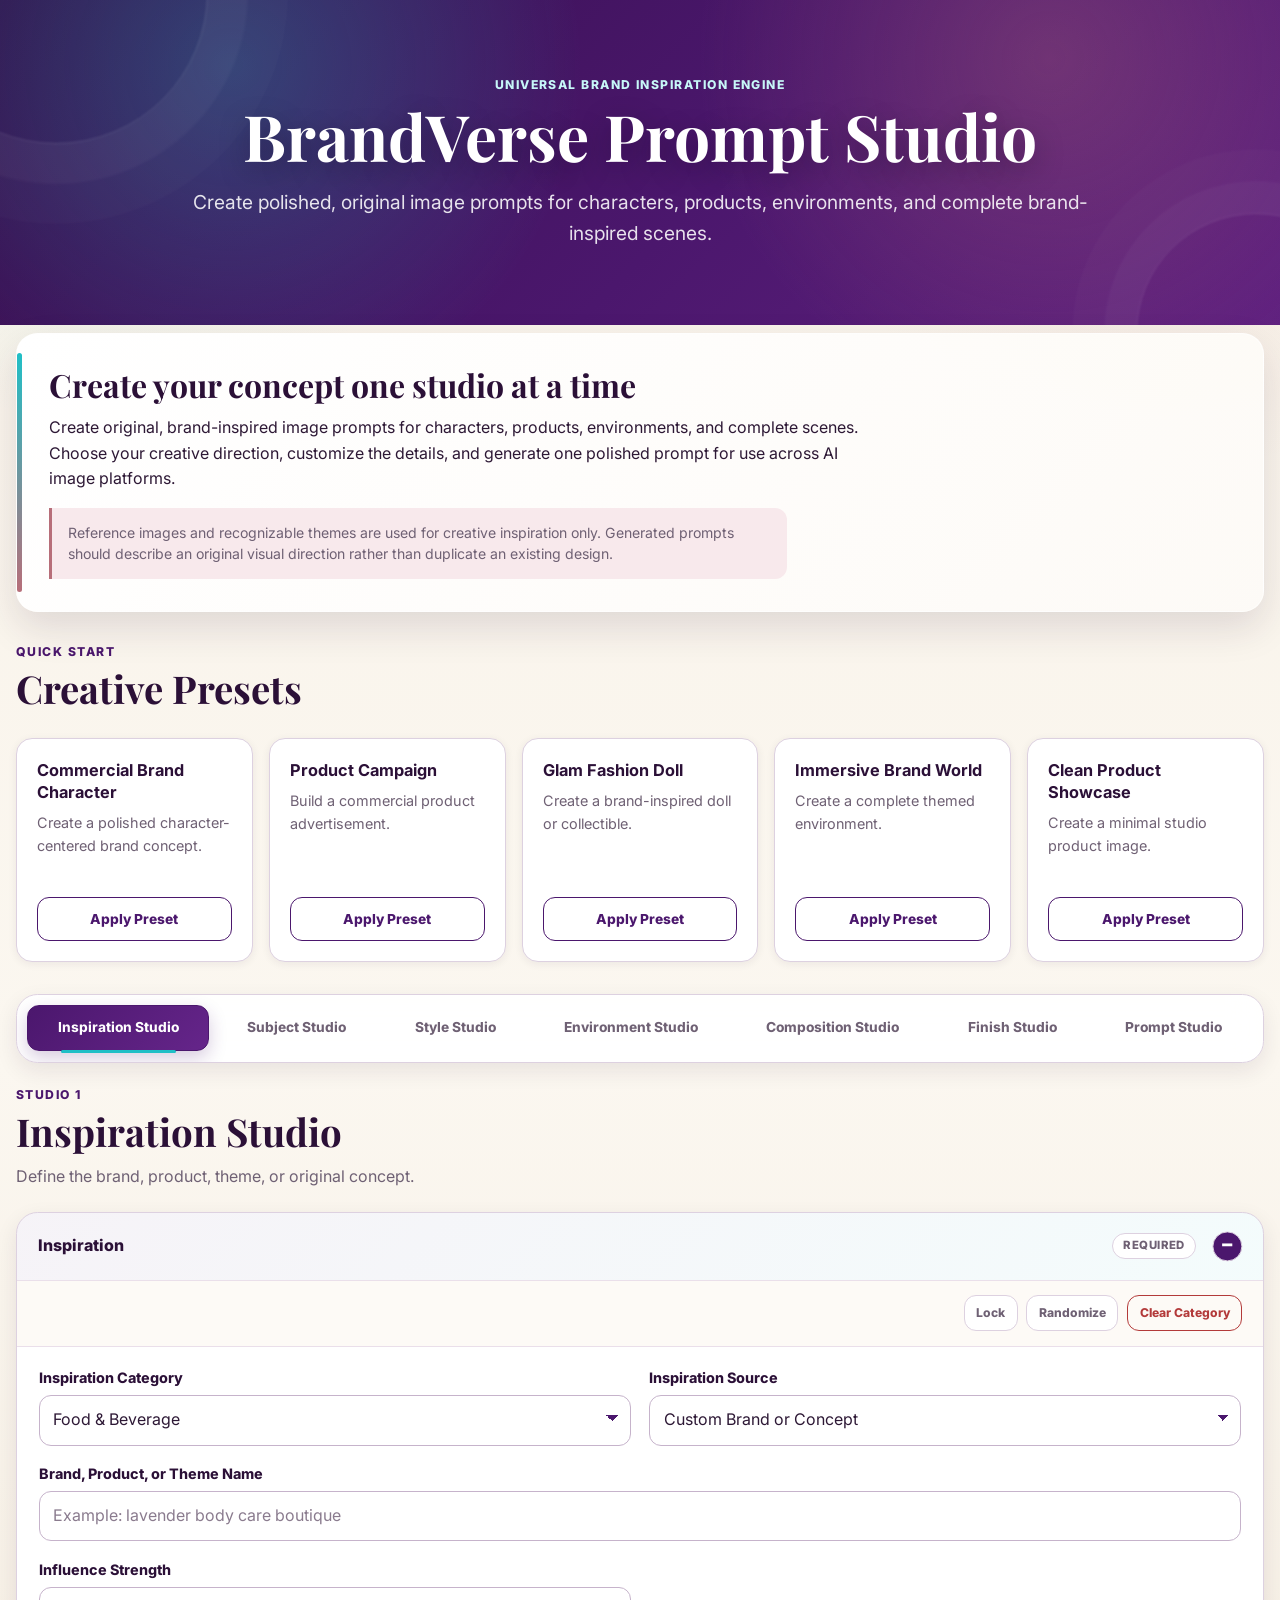
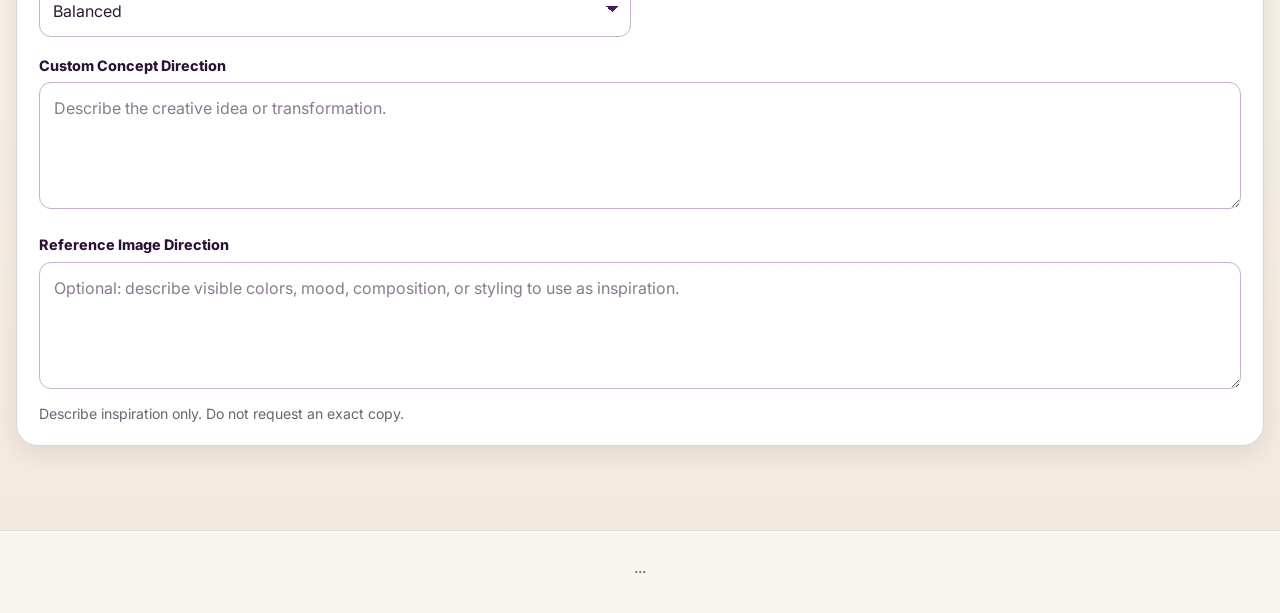
<file: BrandVerse Prompt Generator Foundation/index.html>
<!DOCTYPE html>
<html lang="en">
<head>
  <meta charset="UTF-8">
  <meta name="viewport" content="width=device-width, initial-scale=1.0">
  <meta
    name="description"
    content="BrandVerse Prompt Studio is a universal brand inspiration engine for creating original AI image prompts."
  >
  <title>BrandVerse Prompt Studio</title>
  <link rel="preconnect" href="https://fonts.googleapis.com">
  <link rel="preconnect" href="https://fonts.gstatic.com" crossorigin>
  <link
    href="https://fonts.googleapis.com/css2?family=Inter:wght@400;500;600;700&family=Playfair+Display:wght@600;700&display=swap"
    rel="stylesheet"
  >
  <link rel="stylesheet" href="css/style.css">
</head>

<body>
  <a class="skip-link" href="#studio-panel-container">Skip to generator</a>

  <header id="app-header" class="app-header">
    <div class="app-header__content">
      <p class="app-kicker">Universal Brand Inspiration Engine</p>
      <h1>BrandVerse Prompt Studio</h1>
      <p class="app-subtitle">
        Create polished, original image prompts for characters, products,
        environments, and complete brand-inspired scenes.
      </p>
    </div>
  </header>

  <main class="app-shell">
    <section id="intro-panel" class="intro-panel" aria-labelledby="intro-title">
      <h2 id="intro-title">Create your concept one studio at a time</h2>
      <p>
        Create original, brand-inspired image prompts for characters, products,
        environments, and complete scenes. Choose your creative direction,
        customize the details, and generate one polished prompt for use across
        AI image platforms.
      </p>
      <p class="disclaimer">
        Reference images and recognizable themes are used for creative
        inspiration only. Generated prompts should describe an original visual
        direction rather than duplicate an existing design.
      </p>
    </section>

    <section class="preset-section" aria-labelledby="preset-heading">
      <div class="section-heading">
        <div>
          <p class="section-eyebrow">Quick Start</p>
          <h2 id="preset-heading">Creative Presets</h2>
        </div>
      </div>

      <div class="preset-grid">
        <article class="preset-card" data-preset-id="preset-commercial-character">
          <h3>Commercial Brand Character</h3>
          <p>Create a polished character-centered brand concept.</p>
          <button
            type="button"
            class="button button--secondary"
            data-action="apply-preset"
            data-preset="preset-commercial-character"
          >
            Apply Preset
          </button>
        </article>

        <article class="preset-card" data-preset-id="preset-product-campaign">
          <h3>Product Campaign</h3>
          <p>Build a commercial product advertisement.</p>
          <button
            type="button"
            class="button button--secondary"
            data-action="apply-preset"
            data-preset="preset-product-campaign"
          >
            Apply Preset
          </button>
        </article>

        <article class="preset-card" data-preset-id="preset-fashion-doll">
          <h3>Glam Fashion Doll</h3>
          <p>Create a brand-inspired doll or collectible.</p>
          <button
            type="button"
            class="button button--secondary"
            data-action="apply-preset"
            data-preset="preset-fashion-doll"
          >
            Apply Preset
          </button>
        </article>

        <article class="preset-card" data-preset-id="preset-fantasy-world">
          <h3>Immersive Brand World</h3>
          <p>Create a complete themed environment.</p>
          <button
            type="button"
            class="button button--secondary"
            data-action="apply-preset"
            data-preset="preset-fantasy-world"
          >
            Apply Preset
          </button>
        </article>

        <article class="preset-card" data-preset-id="preset-clean-product">
          <h3>Clean Product Showcase</h3>
          <p>Create a minimal studio product image.</p>
          <button
            type="button"
            class="button button--secondary"
            data-action="apply-preset"
            data-preset="preset-clean-product"
          >
            Apply Preset
          </button>
        </article>
      </div>
    </section>

    <nav
      id="studio-tabs"
      class="studio-tabs"
      role="tablist"
      aria-label="BrandVerse Studios"
    >
      <button
        id="tab-inspiration"
        class="studio-tab active"
        type="button"
        role="tab"
        aria-selected="true"
        aria-controls="studio-inspiration"
        tabindex="0"
        data-studio="inspiration"
      >
        Inspiration Studio
      </button>

      <button
        id="tab-subject"
        class="studio-tab"
        type="button"
        role="tab"
        aria-selected="false"
        aria-controls="studio-subject"
        tabindex="-1"
        data-studio="subject"
      >
        Subject Studio
      </button>

      <button
        id="tab-style"
        class="studio-tab"
        type="button"
        role="tab"
        aria-selected="false"
        aria-controls="studio-style"
        tabindex="-1"
        data-studio="style"
      >
        Style Studio
      </button>

      <button
        id="tab-environment"
        class="studio-tab"
        type="button"
        role="tab"
        aria-selected="false"
        aria-controls="studio-environment"
        tabindex="-1"
        data-studio="environment"
      >
        Environment Studio
      </button>

      <button
        id="tab-composition"
        class="studio-tab"
        type="button"
        role="tab"
        aria-selected="false"
        aria-controls="studio-composition"
        tabindex="-1"
        data-studio="composition"
      >
        Composition Studio
      </button>

      <button
        id="tab-finish"
        class="studio-tab"
        type="button"
        role="tab"
        aria-selected="false"
        aria-controls="studio-finish"
        tabindex="-1"
        data-studio="finish"
      >
        Finish Studio
      </button>

      <button
        id="tab-prompt"
        class="studio-tab"
        type="button"
        role="tab"
        aria-selected="false"
        aria-controls="studio-prompt"
        tabindex="-1"
        data-studio="prompt"
      >
        Prompt Studio
      </button>
    </nav>

    <div id="studio-panel-container" class="studio-panel-container">
      <section
        id="studio-inspiration"
        class="studio-panel active"
        role="tabpanel"
        aria-labelledby="tab-inspiration"
        data-studio-panel="inspiration"
      >
        <div class="studio-heading">
          <div>
            <p class="section-eyebrow">Studio 1</p>
            <h2>Inspiration Studio</h2>
            <p>Define the brand, product, theme, or original concept.</p>
          </div>
        </div>

        <details
          id="category-inspiration"
          class="category-card"
          data-category="inspiration"
          open
        >
          <summary class="category-summary">
            <span>Inspiration</span>
            <span class="category-status" data-category-status="inspiration">
              Required
            </span>
          </summary>

          <div class="category-toolbar">
            <button
              id="lock-inspiration"
              type="button"
              class="button button--tool"
              data-action="toggle-lock"
              data-category="inspiration"
              data-lockable="true"
              aria-pressed="false"
            >
              Lock
            </button>

            <button
              id="randomize-inspiration"
              type="button"
              class="button button--tool"
              data-action="randomize-category"
              data-category="inspiration"
              data-randomizable="true"
            >
              Randomize
            </button>

            <button
              id="clear-inspiration"
              type="button"
              class="button button--tool button--danger-outline"
              data-action="clear-category"
              data-category="inspiration"
            >
              Clear Category
            </button>
          </div>

          <div class="control-grid">
            <div class="field">
              <label for="input-inspiration-category">
                Inspiration Category
              </label>
              <select
                id="input-inspiration-category"
                name="inspirationCategory"
                data-key="inspirationCategory"
                data-category="inspiration"
                data-lockable="true"
                data-randomizable="true"
                required
              >
                <option value="Food & Beverage" selected>Food & Beverage</option>
                <option value="Fashion">Fashion</option>
                <option value="Beauty & Personal Care">Beauty & Personal Care</option>
                <option value="Technology">Technology</option>
                <option value="Automotive">Automotive</option>
                <option value="Entertainment">Entertainment</option>
                <option value="Lifestyle">Lifestyle</option>
                <option value="Holidays & Seasonal">Holidays & Seasonal</option>
                <option value="Animals & Nature">Animals & Nature</option>
                <option value="Fantasy">Fantasy</option>
                <option value="Sports">Sports</option>
                <option value="Careers">Careers</option>
                <option value="Retro & Historical">Retro & Historical</option>
                <option value="Cultural Inspiration">Cultural Inspiration</option>
                <option value="Luxury">Luxury</option>
                <option value="Toys & Collectibles">Toys & Collectibles</option>
                <option value="Travel">Travel</option>
                <option value="Home & Interior">Home & Interior</option>
                <option value="Original Custom Theme">Original Custom Theme</option>
              </select>
            </div>

            <div class="field">
              <label for="input-inspiration-source">Inspiration Source</label>
              <select
                id="input-inspiration-source"
                name="inspirationSource"
                data-key="inspirationSource"
                data-category="inspiration"
                data-lockable="true"
                data-randomizable="true"
                required
              >
                <option value="Custom Brand or Concept" selected>
                  Custom Brand or Concept
                </option>
                <option value="Consumer Product">Consumer Product</option>
                <option value="Food or Beverage">Food or Beverage</option>
                <option value="Restaurant or Retail Experience">
                  Restaurant or Retail Experience
                </option>
                <option value="Fashion House or Style">
                  Fashion House or Style
                </option>
                <option value="Beauty Product or Campaign">
                  Beauty Product or Campaign
                </option>
                <option value="Technology Product">Technology Product</option>
                <option value="Vehicle or Motorsport Theme">
                  Vehicle or Motorsport Theme
                </option>
                <option value="Entertainment Theme">Entertainment Theme</option>
                <option value="Holiday or Seasonal Theme">
                  Holiday or Seasonal Theme
                </option>
                <option value="Career or Profession">Career or Profession</option>
                <option value="Era or Decade">Era or Decade</option>
                <option value="Place or Cultural Aesthetic">
                  Place or Cultural Aesthetic
                </option>
                <option value="Original Fictional Brand">
                  Original Fictional Brand
                </option>
              </select>
            </div>

            <div class="field field--wide">
              <label for="input-inspiration-name">
                Brand, Product, or Theme Name
              </label>
              <input
                id="input-inspiration-name"
                name="inspirationName"
                type="text"
                data-key="inspirationName"
                data-category="inspiration"
                data-lockable="true"
                minlength="2"
                maxlength="80"
                required
                placeholder="Example: lavender body care boutique"
              >
            </div>

            <div class="field">
              <label for="input-influence-strength">Influence Strength</label>
              <select
                id="input-influence-strength"
                name="influenceStrength"
                data-key="influenceStrength"
                data-category="inspiration"
                data-lockable="true"
                data-randomizable="true"
                required
              >
                <option value="Subtle">Subtle</option>
                <option value="Balanced" selected>Balanced</option>
                <option value="Strong">Strong</option>
                <option value="Transformative Original Remix">
                  Transformative Original Remix
                </option>
              </select>
            </div>

            <div class="field field--wide">
              <label for="input-custom-concept">Custom Concept Direction</label>
              <textarea
                id="input-custom-concept"
                name="customConcept"
                data-key="customConcept"
                data-category="inspiration"
                data-lockable="true"
                maxlength="400"
                rows="4"
                placeholder="Describe the creative idea or transformation."
              ></textarea>
            </div>

            <div class="field field--wide">
              <label for="input-reference-direction">
                Reference Image Direction
              </label>
              <textarea
                id="input-reference-direction"
                name="referenceDirection"
                data-key="referenceDirection"
                data-category="inspiration"
                data-lockable="true"
                maxlength="500"
                rows="4"
                placeholder="Optional: describe visible colors, mood, composition, or styling to use as inspiration."
              ></textarea>
              <p class="field-note">
                Describe inspiration only. Do not request an exact copy.
              </p>
            </div>
          </div>
        </details>
      </section>

      <section
        id="studio-subject"
        class="studio-panel"
        role="tabpanel"
        aria-labelledby="tab-subject"
        data-studio-panel="subject"
        hidden
      >
        <div class="studio-heading">
          <div>
            <p class="section-eyebrow">Studio 2</p>
            <h2>Subject Studio</h2>
            <p>Choose what you are creating and define its main details.</p>
          </div>
        </div>

        <details
          id="category-creation-type"
          class="category-card"
          data-category="creationType"
          open
        >
          <summary class="category-summary">
            <span>Creation Type</span>
            <span class="category-status" data-category-status="creationType">
              Required
            </span>
          </summary>

          <div class="category-toolbar">
            <button
              id="lock-creationType"
              type="button"
              class="button button--tool"
              data-action="toggle-lock"
              data-category="creationType"
              data-lockable="true"
              aria-pressed="false"
            >
              Lock
            </button>

            <button
              id="randomize-creationType"
              type="button"
              class="button button--tool"
              data-action="randomize-category"
              data-category="creationType"
              data-randomizable="true"
            >
              Randomize
            </button>

            <button
              id="clear-creationType"
              type="button"
              class="button button--tool button--danger-outline"
              data-action="clear-category"
              data-category="creationType"
            >
              Clear Category
            </button>
          </div>

          <div class="control-grid">
            <div class="field">
              <label for="input-creation-type">Main Creation Type</label>
              <select
                id="input-creation-type"
                name="creationType"
                data-key="creationType"
                data-category="creationType"
                data-lockable="true"
                data-randomizable="true"
                required
              >
                <option value="Character">Character</option>
                <option value="Fashion Doll">Fashion Doll</option>
                <option value="Mascot">Mascot</option>
                <option value="Plush Character">Plush Character</option>
                <option value="Collectible Figure">Collectible Figure</option>
                <option value="Product">Product</option>
                <option value="Product Packaging">Product Packaging</option>
                <option value="Product Display">Product Display</option>
                <option value="Environment">Environment</option>
                <option value="Room or Interior">Room or Interior</option>
                <option value="Boutique or Retail Space">
                  Boutique or Retail Space
                </option>
                <option value="Fantasy World">Fantasy World</option>
                <option value="Beauty Campaign">Beauty Campaign</option>
                <option value="Luxury Editorial">Luxury Editorial</option>
                <option value="Advertising Scene">Advertising Scene</option>
                <option value="Product Collection">Product Collection</option>
                <option value="Character and Product Scene">
                  Character and Product Scene
                </option>
                <option value="Complete Scene" selected>Complete Scene</option>
              </select>
            </div>

            <div class="field">
              <label for="input-subject-count">Subject Count</label>
              <select
                id="input-subject-count"
                name="subjectCount"
                data-key="subjectCount"
                data-category="creationType"
                data-lockable="true"
                data-randomizable="true"
                required
              >
                <option value="One" selected>One</option>
                <option value="Two">Two</option>
                <option value="Three">Three</option>
                <option value="Small Group">Small Group</option>
                <option value="Coordinated Collection">
                  Coordinated Collection
                </option>
              </select>
            </div>

            <div class="field">
              <label for="input-target-audience">Audience</label>
              <select
                id="input-target-audience"
                name="targetAudience"
                data-key="targetAudience"
                data-category="creationType"
                data-lockable="true"
                data-randomizable="true"
              >
                <option value="General Audience" selected>General Audience</option>
                <option value="Adults">Adults</option>
                <option value="Teens">Teens</option>
                <option value="Children">Children</option>
                <option value="Families">Families</option>
                <option value="Luxury Consumers">Luxury Consumers</option>
                <option value="Collectors">Collectors</option>
                <option value="Beauty Shoppers">Beauty Shoppers</option>
                <option value="Fashion Shoppers">Fashion Shoppers</option>
                <option value="Digital Art Buyers">Digital Art Buyers</option>
              </select>
            </div>

            <div class="field">
              <label for="input-presentation-purpose">
                Presentation Purpose
              </label>
              <select
                id="input-presentation-purpose"
                name="presentationPurpose"
                data-key="presentationPurpose"
                data-category="creationType"
                data-lockable="true"
                data-randomizable="true"
                required
              >
                <option value="Commercial Artwork" selected>
                  Commercial Artwork
                </option>
                <option value="Social Media Visual">Social Media Visual</option>
                <option value="Digital Download">Digital Download</option>
                <option value="Print-on-Demand Design">
                  Print-on-Demand Design
                </option>
                <option value="Product Concept">Product Concept</option>
                <option value="Promotional Campaign">
                  Promotional Campaign
                </option>
                <option value="Editorial Concept">Editorial Concept</option>
                <option value="Collectible Concept">Collectible Concept</option>
                <option value="Packaging Concept">Packaging Concept</option>
                <option value="Personal Creative Project">
                  Personal Creative Project
                </option>
              </select>
            </div>
          </div>
        </details>

        <details
          id="category-character"
          class="category-card"
          data-category="character"
          data-conditional-category="character"
          open
        >
          <summary class="category-summary">
            <span>Character Design</span>
            <span class="category-status" data-category-status="character">
              Conditional
            </span>
          </summary>

          <div class="category-toolbar">
            <button
              id="lock-character"
              type="button"
              class="button button--tool"
              data-action="toggle-lock"
              data-category="character"
              data-lockable="true"
              aria-pressed="false"
            >
              Lock
            </button>

            <button
              id="randomize-character"
              type="button"
              class="button button--tool"
              data-action="randomize-category"
              data-category="character"
              data-randomizable="true"
            >
              Randomize
            </button>

            <button
              id="clear-character"
              type="button"
              class="button button--tool button--danger-outline"
              data-action="clear-category"
              data-category="character"
            >
              Clear Category
            </button>
          </div>

          <div class="control-grid">
            <div class="field">
              <label for="input-character-type">Character Type</label>
              <select
                id="input-character-type"
                name="characterType"
                data-key="characterType"
                data-category="character"
                data-lockable="true"
                data-randomizable="true"
              >
                <option value="Adult Character" selected>Adult Character</option>
                <option value="Teen Character">Teen Character</option>
                <option value="Child Character">Child Character</option>
                <option value="Fashion Doll">Fashion Doll</option>
                <option value="Chibi Character">Chibi Character</option>
                <option value="Mascot">Mascot</option>
                <option value="Plush Character">Plush Character</option>
                <option value="Collectible Figure">Collectible Figure</option>
                <option value="Fantasy Character">Fantasy Character</option>
                <option value="Futuristic Character">Futuristic Character</option>
                <option value="Career Character">Career Character</option>
                <option value="Original Creature">Original Creature</option>
              </select>
            </div>

            <div class="field">
              <label for="input-gender-presentation">
                Gender Presentation
              </label>
              <select
                id="input-gender-presentation"
                name="genderPresentation"
                data-key="genderPresentation"
                data-category="character"
                data-lockable="true"
                data-randomizable="true"
              >
                <option value="User Choice" selected>User Choice</option>
                <option value="Feminine">Feminine</option>
                <option value="Masculine">Masculine</option>
                <option value="Androgynous">Androgynous</option>
                <option value="Mixed Group">Mixed Group</option>
                <option value="Not Applicable">Not Applicable</option>
              </select>
            </div>

            <div class="field">
              <label for="input-age-group">Age Group</label>
              <select
                id="input-age-group"
                name="ageGroup"
                data-key="ageGroup"
                data-category="character"
                data-lockable="true"
                data-randomizable="true"
              >
                <option value="Child">Child</option>
                <option value="Teen">Teen</option>
                <option value="Young Adult">Young Adult</option>
                <option value="Adult" selected>Adult</option>
                <option value="Mature Adult">Mature Adult</option>
                <option value="Mixed Ages">Mixed Ages</option>
                <option value="Not Applicable">Not Applicable</option>
              </select>
            </div>

            <div class="field">
              <label for="input-skin-tone">Skin Tone</label>
              <select
                id="input-skin-tone"
                name="skinTone"
                data-key="skinTone"
                data-category="character"
                data-lockable="true"
                data-randomizable="true"
              >
                <option value="Custom or Unspecified" selected>
                  Custom or Unspecified
                </option>
                <option value="Very Deep">Very Deep</option>
                <option value="Deep">Deep</option>
                <option value="Rich Brown">Rich Brown</option>
                <option value="Medium Brown">Medium Brown</option>
                <option value="Golden Brown">Golden Brown</option>
                <option value="Tan">Tan</option>
                <option value="Light">Light</option>
                <option value="Porcelain">Porcelain</option>
                <option value="Fantasy Skin Tone">Fantasy Skin Tone</option>
              </select>
            </div>

            <div class="field">
              <label for="input-body-type">Body Type</label>
              <select
                id="input-body-type"
                name="bodyType"
                data-key="bodyType"
                data-category="character"
                data-lockable="true"
                data-randomizable="true"
              >
                <option value="Custom or Unspecified" selected>
                  Custom or Unspecified
                </option>
                <option value="Petite">Petite</option>
                <option value="Slim">Slim</option>
                <option value="Athletic">Athletic</option>
                <option value="Curvy">Curvy</option>
                <option value="Slim-Thick">Slim-Thick</option>
                <option value="Plus Size">Plus Size</option>
                <option value="Muscular">Muscular</option>
                <option value="Tall">Tall</option>
                <option value="Short">Short</option>
                <option value="Exaggerated Doll Proportions">
                  Exaggerated Doll Proportions
                </option>
                <option value="Chibi Proportions">Chibi Proportions</option>
              </select>
            </div>

            <div class="field">
              <label for="input-hair-style">Hair Style</label>
              <select
                id="input-hair-style"
                name="hairStyle"
                data-key="hairStyle"
                data-category="character"
                data-lockable="true"
                data-randomizable="true"
              >
                <option value="Custom or Unspecified" selected>
                  Custom or Unspecified
                </option>
                <option value="Sleek Ponytail">Sleek Ponytail</option>
                <option value="High Curly Ponytail">High Curly Ponytail</option>
                <option value="Messy Bun">Messy Bun</option>
                <option value="Space Buns">Space Buns</option>
                <option value="Half Up Half Down">Half Up Half Down</option>
                <option value="Long Glam Curls">Long Glam Curls</option>
                <option value="Voluminous Afro">Voluminous Afro</option>
                <option value="Curly Afro">Curly Afro</option>
                <option value="Braided Ponytail">Braided Ponytail</option>
                <option value="Box Braids">Box Braids</option>
                <option value="Bohemian Braids">Bohemian Braids</option>
                <option value="Locs">Locs</option>
                <option value="Twists">Twists</option>
                <option value="Sleek Bob">Sleek Bob</option>
                <option value="Layered Bob">Layered Bob</option>
                <option value="Pixie Cut">Pixie Cut</option>
                <option value="Finger Waves">Finger Waves</option>
                <option value="Long Straight Hair">Long Straight Hair</option>
                <option value="Beach Waves">Beach Waves</option>
                <option value="Bantu Knots">Bantu Knots</option>
                <option value="Bald or Shaved">Bald or Shaved</option>
              </select>
            </div>

            <div class="field">
              <label for="input-hair-color">Hair Color</label>
              <select
                id="input-hair-color"
                name="hairColor"
                data-key="hairColor"
                data-category="character"
                data-lockable="true"
                data-randomizable="true"
              >
                <option value="Custom or Unspecified" selected>
                  Custom or Unspecified
                </option>
                <option value="Natural Black">Natural Black</option>
                <option value="Dark Brown">Dark Brown</option>
                <option value="Chocolate Brown">Chocolate Brown</option>
                <option value="Auburn">Auburn</option>
                <option value="Copper">Copper</option>
                <option value="Platinum Blonde">Platinum Blonde</option>
                <option value="Golden Blonde">Golden Blonde</option>
                <option value="Silver">Silver</option>
                <option value="White">White</option>
                <option value="Purple">Purple</option>
                <option value="Turquoise">Turquoise</option>
                <option value="Pink">Pink</option>
                <option value="Blue">Blue</option>
                <option value="Green">Green</option>
                <option value="Red">Red</option>
                <option value="Two-Tone">Two-Tone</option>
                <option value="Ombré">Ombré</option>
                <option value="Brand-Coordinated Colors">
                  Brand-Coordinated Colors
                </option>
              </select>
            </div>

            <fieldset
              id="input-facial-details"
              class="field field--wide chip-field"
              data-key="facialDetails"
              data-category="character"
              data-max-selections="6"
              data-lockable="true"
              data-randomizable="true"
            >
              <legend>Facial Details</legend>
              <p class="field-note">Select up to 6.</p>
              <div class="chip-group">
                <button type="button" class="chip" data-value="Freckles" aria-pressed="false">Freckles</button>
                <button type="button" class="chip" data-value="Deep Dimples" aria-pressed="false">Deep Dimples</button>
                <button type="button" class="chip" data-value="Arched Brows" aria-pressed="false">Arched Brows</button>
                <button type="button" class="chip" data-value="Defined Brows" aria-pressed="false">Defined Brows</button>
                <button type="button" class="chip" data-value="Dramatic Lashes" aria-pressed="false">Dramatic Lashes</button>
                <button type="button" class="chip" data-value="Natural Lashes" aria-pressed="false">Natural Lashes</button>
                <button type="button" class="chip" data-value="Glossy Lips" aria-pressed="false">Glossy Lips</button>
                <button type="button" class="chip" data-value="Matte Lips" aria-pressed="false">Matte Lips</button>
                <button type="button" class="chip" data-value="Beauty Mark" aria-pressed="false">Beauty Mark</button>
                <button type="button" class="chip" data-value="Nose Ring" aria-pressed="false">Nose Ring</button>
                <button type="button" class="chip" data-value="Soft Blush" aria-pressed="false">Soft Blush</button>
                <button type="button" class="chip" data-value="Contoured Cheekbones" aria-pressed="false">Contoured Cheekbones</button>
                <button type="button" class="chip" data-value="Luminous Skin" aria-pressed="false">Luminous Skin</button>
                <button type="button" class="chip" data-value="Bronze Glow" aria-pressed="false">Bronze Glow</button>
                <button type="button" class="chip" data-value="Doll-Like Eyes" aria-pressed="false">Doll-Like Eyes</button>
                <button type="button" class="chip" data-value="Natural Skin Texture" aria-pressed="false">Natural Skin Texture</button>
              </div>
            </fieldset>

            <div class="field">
              <label for="input-expression">Expression</label>
              <select
                id="input-expression"
                name="expression"
                data-key="expression"
                data-category="character"
                data-lockable="true"
                data-randomizable="true"
              >
                <option value="Confident" selected>Confident</option>
                <option value="Joyful">Joyful</option>
                <option value="Playful">Playful</option>
                <option value="Calm">Calm</option>
                <option value="Glamorous">Glamorous</option>
                <option value="Fierce">Fierce</option>
                <option value="Friendly">Friendly</option>
                <option value="Curious">Curious</option>
                <option value="Surprised">Surprised</option>
                <option value="Thoughtful">Thoughtful</option>
                <option value="Serious">Serious</option>
                <option value="Sassy">Sassy</option>
                <option value="Excited">Excited</option>
                <option value="Relaxed">Relaxed</option>
              </select>
            </div>

            <div class="field">
              <label for="input-outfit-direction">Outfit Direction</label>
              <select
                id="input-outfit-direction"
                name="outfitDirection"
                data-key="outfitDirection"
                data-category="character"
                data-lockable="true"
                data-randomizable="true"
              >
                <option value="Coordinated Brand-Inspired Fashion" selected>
                  Coordinated Brand-Inspired Fashion
                </option>
                <option value="Luxury Editorial Fashion">
                  Luxury Editorial Fashion
                </option>
                <option value="Streetwear">Streetwear</option>
                <option value="Casual Chic">Casual Chic</option>
                <option value="Glamorous Eveningwear">
                  Glamorous Eveningwear
                </option>
                <option value="Sporty Fashion">Sporty Fashion</option>
                <option value="Retro Fashion">Retro Fashion</option>
                <option value="Futuristic Fashion">Futuristic Fashion</option>
                <option value="Career Uniform">Career Uniform</option>
                <option value="Fantasy Costume">Fantasy Costume</option>
                <option value="Seasonal Outfit">Seasonal Outfit</option>
                <option value="Character Costume">Character Costume</option>
                <option value="Product-Matching Outfit">
                  Product-Matching Outfit
                </option>
                <option value="Custom Outfit">Custom Outfit</option>
              </select>
            </div>

            <fieldset
              id="input-accessories"
              class="field field--wide chip-field"
              data-key="accessories"
              data-category="character"
              data-max-selections="8"
              data-lockable="true"
              data-randomizable="true"
            >
              <legend>Accessories</legend>
              <p class="field-note">Select up to 8.</p>
              <div class="chip-group">
                <button type="button" class="chip" data-value="None" aria-pressed="false">None</button>
                <button type="button" class="chip" data-value="Gold Jewelry" aria-pressed="false">Gold Jewelry</button>
                <button type="button" class="chip" data-value="Silver Jewelry" aria-pressed="false">Silver Jewelry</button>
                <button type="button" class="chip" data-value="Rose Gold Jewelry" aria-pressed="false">Rose Gold Jewelry</button>
                <button type="button" class="chip" data-value="Diamond Jewelry" aria-pressed="false">Diamond Jewelry</button>
                <button type="button" class="chip" data-value="Hoop Earrings" aria-pressed="false">Hoop Earrings</button>
                <button type="button" class="chip" data-value="Statement Earrings" aria-pressed="false">Statement Earrings</button>
                <button type="button" class="chip" data-value="Layered Necklaces" aria-pressed="false">Layered Necklaces</button>
                <button type="button" class="chip" data-value="Nameplate Necklace" aria-pressed="false">Nameplate Necklace</button>
                <button type="button" class="chip" data-value="Charm Bracelet" aria-pressed="false">Charm Bracelet</button>
                <button type="button" class="chip" data-value="Rings" aria-pressed="false">Rings</button>
                <button type="button" class="chip" data-value="Bangles" aria-pressed="false">Bangles</button>
                <button type="button" class="chip" data-value="Sunglasses" aria-pressed="false">Sunglasses</button>
                <button type="button" class="chip" data-value="Designer-Inspired Handbag" aria-pressed="false">Designer-Inspired Handbag</button>
                <button type="button" class="chip" data-value="Mini Purse" aria-pressed="false">Mini Purse</button>
                <button type="button" class="chip" data-value="Hair Accessories" aria-pressed="false">Hair Accessories</button>
                <button type="button" class="chip" data-value="Rhinestone Accessories" aria-pressed="false">Rhinestone Accessories</button>
                <button type="button" class="chip" data-value="Watch" aria-pressed="false">Watch</button>
                <button type="button" class="chip" data-value="Hat" aria-pressed="false">Hat</button>
                <button type="button" class="chip" data-value="Scarf" aria-pressed="false">Scarf</button>
                <button type="button" class="chip" data-value="Glasses" aria-pressed="false">Glasses</button>
              </div>
            </fieldset>

            <fieldset
              id="input-character-props"
              class="field field--wide chip-field"
              data-key="characterProps"
              data-category="character"
              data-max-selections="6"
              data-lockable="true"
              data-randomizable="true"
            >
              <legend>Character Props</legend>
              <p class="field-note">Select up to 6.</p>
              <div class="chip-group">
                <button type="button" class="chip" data-value="None" aria-pressed="false">None</button>
                <button type="button" class="chip" data-value="Product Package" aria-pressed="false">Product Package</button>
                <button type="button" class="chip" data-value="Drink Cup" aria-pressed="false">Drink Cup</button>
                <button type="button" class="chip" data-value="Shopping Bag" aria-pressed="false">Shopping Bag</button>
                <button type="button" class="chip" data-value="Phone" aria-pressed="false">Phone</button>
                <button type="button" class="chip" data-value="Camera" aria-pressed="false">Camera</button>
                <button type="button" class="chip" data-value="Beauty Product" aria-pressed="false">Beauty Product</button>
                <button type="button" class="chip" data-value="Food Item" aria-pressed="false">Food Item</button>
                <button type="button" class="chip" data-value="Candy" aria-pressed="false">Candy</button>
                <button type="button" class="chip" data-value="Toy" aria-pressed="false">Toy</button>
                <button type="button" class="chip" data-value="Laptop" aria-pressed="false">Laptop</button>
                <button type="button" class="chip" data-value="Microphone" aria-pressed="false">Microphone</button>
                <button type="button" class="chip" data-value="Sports Equipment" aria-pressed="false">Sports Equipment</button>
                <button type="button" class="chip" data-value="Flowers" aria-pressed="false">Flowers</button>
                <button type="button" class="chip" data-value="Gift Box" aria-pressed="false">Gift Box</button>
                <button type="button" class="chip" data-value="Sign" aria-pressed="false">Sign</button>
                <button type="button" class="chip" data-value="Vehicle Accessory" aria-pressed="false">Vehicle Accessory</button>
                <button type="button" class="chip" data-value="Custom Prop" aria-pressed="false">Custom Prop</button>
              </div>
            </fieldset>

            <div class="field field--wide">
              <label for="input-character-notes">Character Notes</label>
              <textarea
                id="input-character-notes"
                name="characterNotes"
                data-key="characterNotes"
                data-category="character"
                data-lockable="true"
                maxlength="500"
                rows="4"
                placeholder="Add specific appearance, outfit, or character details."
              ></textarea>
            </div>
          </div>
        </details>

        <details
          id="category-product"
          class="category-card"
          data-category="product"
          data-conditional-category="product"
          open
        >
          <summary class="category-summary">
            <span>Product Design</span>
            <span class="category-status" data-category-status="product">
              Conditional
            </span>
          </summary>

          <div class="category-toolbar">
            <button
              id="lock-product"
              type="button"
              class="button button--tool"
              data-action="toggle-lock"
              data-category="product"
              data-lockable="true"
              aria-pressed="false"
            >
              Lock
            </button>

            <button
              id="randomize-product"
              type="button"
              class="button button--tool"
              data-action="randomize-category"
              data-category="product"
              data-randomizable="true"
            >
              Randomize
            </button>

            <button
              id="clear-product"
              type="button"
              class="button button--tool button--danger-outline"
              data-action="clear-category"
              data-category="product"
            >
              Clear Category
            </button>
          </div>

          <div class="control-grid">
            <div class="field">
              <label for="input-product-category">Product Category</label>
              <select
                id="input-product-category"
                name="productCategory"
                data-key="productCategory"
                data-category="product"
                data-lockable="true"
                data-randomizable="true"
              >
                <option value="General Consumer Product" selected>
                  General Consumer Product
                </option>
                <option value="Food">Food</option>
                <option value="Beverage">Beverage</option>
                <option value="Candy">Candy</option>
                <option value="Snack">Snack</option>
                <option value="Dessert">Dessert</option>
                <option value="Beauty Product">Beauty Product</option>
                <option value="Body Care Product">Body Care Product</option>
                <option value="Cosmetic">Cosmetic</option>
                <option value="Fragrance">Fragrance</option>
                <option value="Fashion Accessory">Fashion Accessory</option>
                <option value="Footwear">Footwear</option>
                <option value="Handbag">Handbag</option>
                <option value="Jewelry">Jewelry</option>
                <option value="Technology Product">Technology Product</option>
                <option value="Toy">Toy</option>
                <option value="Collectible">Collectible</option>
                <option value="Home Product">Home Product</option>
                <option value="Candle">Candle</option>
                <option value="Stationery">Stationery</option>
                <option value="Gift Item">Gift Item</option>
                <option value="Custom Product">Custom Product</option>
              </select>
            </div>

            <div class="field">
              <label for="input-product-form">Product Form</label>
              <select
                id="input-product-form"
                name="productForm"
                data-key="productForm"
                data-category="product"
                data-lockable="true"
                data-randomizable="true"
              >
                <option value="Hero Product" selected>Hero Product</option>
                <option value="Single Packaged Product">
                  Single Packaged Product
                </option>
                <option value="Product and Packaging">
                  Product and Packaging
                </option>
                <option value="Open Product Display">
                  Open Product Display
                </option>
                <option value="Product Collection">Product Collection</option>
                <option value="Gift Set">Gift Set</option>
                <option value="Limited Edition Product">
                  Limited Edition Product
                </option>
                <option value="Oversized Fantasy Product">
                  Oversized Fantasy Product
                </option>
                <option value="Miniature Product">Miniature Product</option>
                <option value="Floating Product Arrangement">
                  Floating Product Arrangement
                </option>
                <option value="Product in Use">Product in Use</option>
              </select>
            </div>

            <div class="field">
              <label for="input-packaging-style">Packaging Style</label>
              <select
                id="input-packaging-style"
                name="packagingStyle"
                data-key="packagingStyle"
                data-category="product"
                data-lockable="true"
                data-randomizable="true"
              >
                <option value="None">None</option>
                <option value="Premium Custom Packaging" selected>
                  Premium Custom Packaging
                </option>
                <option value="Retail Box">Retail Box</option>
                <option value="Pouch">Pouch</option>
                <option value="Jar">Jar</option>
                <option value="Bottle">Bottle</option>
                <option value="Tube">Tube</option>
                <option value="Can">Can</option>
                <option value="Carton">Carton</option>
                <option value="Wrapper">Wrapper</option>
                <option value="Gift Box">Gift Box</option>
                <option value="Display Case">Display Case</option>
                <option value="Collectible Blister Pack">
                  Collectible Blister Pack
                </option>
                <option value="Luxury Packaging">Luxury Packaging</option>
                <option value="Eco-Friendly Packaging">
                  Eco-Friendly Packaging
                </option>
                <option value="Retro Packaging">Retro Packaging</option>
                <option value="Futuristic Packaging">
                  Futuristic Packaging
                </option>
              </select>
            </div>

            <fieldset
              id="input-product-material"
              class="field field--wide chip-field"
              data-key="productMaterial"
              data-category="product"
              data-max-selections="4"
              data-lockable="true"
              data-randomizable="true"
            >
              <legend>Product Material</legend>
              <p class="field-note">Select up to 4.</p>
              <div class="chip-group">
                <button type="button" class="chip" data-value="None" aria-pressed="false">None</button>
                <button type="button" class="chip" data-value="Glass" aria-pressed="false">Glass</button>
                <button type="button" class="chip" data-value="Plastic" aria-pressed="false">Plastic</button>
                <button type="button" class="chip" data-value="Metal" aria-pressed="false">Metal</button>
                <button type="button" class="chip" data-value="Aluminum" aria-pressed="false">Aluminum</button>
                <button type="button" class="chip" data-value="Paper" aria-pressed="false">Paper</button>
                <button type="button" class="chip" data-value="Cardboard" aria-pressed="false">Cardboard</button>
                <button type="button" class="chip" data-value="Fabric" aria-pressed="false">Fabric</button>
                <button type="button" class="chip" data-value="Leather" aria-pressed="false">Leather</button>
                <button type="button" class="chip" data-value="Wood" aria-pressed="false">Wood</button>
                <button type="button" class="chip" data-value="Ceramic" aria-pressed="false">Ceramic</button>
                <button type="button" class="chip" data-value="Acrylic" aria-pressed="false">Acrylic</button>
                <button type="button" class="chip" data-value="Crystal" aria-pressed="false">Crystal</button>
                <button type="button" class="chip" data-value="Glossy Coating" aria-pressed="false">Glossy Coating</button>
                <button type="button" class="chip" data-value="Matte Coating" aria-pressed="false">Matte Coating</button>
                <button type="button" class="chip" data-value="Foil" aria-pressed="false">Foil</button>
                <button type="button" class="chip" data-value="Rhinestones" aria-pressed="false">Rhinestones</button>
              </div>
            </fieldset>

            <div class="field">
              <label for="input-product-condition">Product Condition</label>
              <select
                id="input-product-condition"
                name="productCondition"
                data-key="productCondition"
                data-category="product"
                data-lockable="true"
                data-randomizable="true"
              >
                <option value="New and Pristine" selected>
                  New and Pristine
                </option>
                <option value="Freshly Opened">Freshly Opened</option>
                <option value="In Use">In Use</option>
                <option value="Partially Used">Partially Used</option>
                <option value="Handcrafted">Handcrafted</option>
                <option value="Glossy Display Condition">
                  Glossy Display Condition
                </option>
                <option value="Vintage Condition">Vintage Condition</option>
                <option value="Fantasy Oversized Condition">
                  Fantasy Oversized Condition
                </option>
              </select>
            </div>

            <div class="field">
              <label for="input-product-placement">Product Placement</label>
              <select
                id="input-product-placement"
                name="productPlacement"
                data-key="productPlacement"
                data-category="product"
                data-lockable="true"
                data-randomizable="true"
              >
                <option value="Foreground Hero Position" selected>
                  Foreground Hero Position
                </option>
                <option value="Centered Product Display">
                  Centered Product Display
                </option>
                <option value="Held by Character">Held by Character</option>
                <option value="Product in Use">Product in Use</option>
                <option value="Vanity Display">Vanity Display</option>
                <option value="Retail Shelf">Retail Shelf</option>
                <option value="Boutique Display">Boutique Display</option>
                <option value="Floating Arrangement">
                  Floating Arrangement
                </option>
                <option value="Flat Lay">Flat Lay</option>
                <option value="Pedestal Display">Pedestal Display</option>
                <option value="Surrounded by Ingredients">
                  Surrounded by Ingredients
                </option>
                <option value="Integrated into Environment">
                  Integrated into Environment
                </option>
              </select>
            </div>

            <div class="field field--wide">
              <label for="input-product-label-text">
                Product Label Text
              </label>
              <input
                id="input-product-label-text"
                name="productLabelText"
                type="text"
                data-key="productLabelText"
                data-category="product"
                data-lockable="true"
                maxlength="120"
                placeholder="Enter exact wording that must appear."
              >
            </div>

            <div class="field field--wide">
              <label for="input-product-notes">Product Notes</label>
              <textarea
                id="input-product-notes"
                name="productNotes"
                data-key="productNotes"
                data-category="product"
                data-lockable="true"
                maxlength="500"
                rows="4"
                placeholder="Add product, packaging, material, or display details."
              ></textarea>
            </div>
          </div>
        </details>
      </section>

      <section
        id="studio-style"
        class="studio-panel"
        role="tabpanel"
        aria-labelledby="tab-style"
        data-studio-panel="style"
        hidden
      >
        <div class="studio-heading">
          <div>
            <p class="section-eyebrow">Studio 3</p>
            <h2>Style Studio</h2>
            <p>Choose the artistic style, realism, detail, and finish.</p>
          </div>
        </div>

        <details
          id="category-style"
          class="category-card"
          data-category="style"
          open
        >
          <summary class="category-summary">
            <span>Style</span>
            <span class="category-status" data-category-status="style">
              Required
            </span>
          </summary>

          <div class="category-toolbar">
            <button
              id="lock-style"
              type="button"
              class="button button--tool"
              data-action="toggle-lock"
              data-category="style"
              data-lockable="true"
              aria-pressed="false"
            >
              Lock
            </button>

            <button
              id="randomize-style"
              type="button"
              class="button button--tool"
              data-action="randomize-category"
              data-category="style"
              data-randomizable="true"
            >
              Randomize
            </button>

            <button
              id="clear-style"
              type="button"
              class="button button--tool button--danger-outline"
              data-action="clear-category"
              data-category="style"
            >
              Clear Category
            </button>
          </div>

          <div class="control-grid">
            <div class="field">
              <label for="input-style-family">Style Family</label>
              <select
                id="input-style-family"
                name="styleFamily"
                data-key="styleFamily"
                data-category="style"
                data-lockable="true"
                data-randomizable="true"
                required
              >
                <option value="Photography and Realism">
                  Photography and Realism
                </option>
                <option value="3D and Digital Art" selected>
                  3D and Digital Art
                </option>
                <option value="Illustration">Illustration</option>
                <option value="Cartoon and Character Art">
                  Cartoon and Character Art
                </option>
                <option value="Fine Art">Fine Art</option>
                <option value="Graphic and Vector Art">
                  Graphic and Vector Art
                </option>
                <option value="Editorial and Advertising">
                  Editorial and Advertising
                </option>
                <option value="Fantasy and Surreal">
                  Fantasy and Surreal
                </option>
                <option value="Retro and Vintage">Retro and Vintage</option>
                <option value="Handmade and Craft">Handmade and Craft</option>
                <option value="Experimental">Experimental</option>
              </select>
            </div>

            <div class="field">
              <label for="input-visual-style">Main Visual Style</label>
              <select
                id="input-visual-style"
                name="visualStyle"
                data-key="visualStyle"
                data-category="style"
                data-lockable="true"
                data-randomizable="true"
                required
              >
                <option value="Hyperrealistic Photography">
                  Hyperrealistic Photography
                </option>
                <option value="Photorealistic Commercial Photography">
                  Photorealistic Commercial Photography
                </option>
                <option value="Glossy 3D Cartoon Realism" selected>
                  Glossy 3D Cartoon Realism
                </option>
                <option value="Hyper-Realistic Cartoon Illustration">
                  Hyper-Realistic Cartoon Illustration
                </option>
                <option value="Fashion Doll Illustration">
                  Fashion Doll Illustration
                </option>
                <option value="Chibi Illustration">Chibi Illustration</option>
                <option value="Designer Vinyl Toy">Designer Vinyl Toy</option>
                <option value="Collectible Figure Render">
                  Collectible Figure Render
                </option>
                <option value="Plush Toy Style">Plush Toy Style</option>
                <option value="Airbrushed Digital Illustration">
                  Airbrushed Digital Illustration
                </option>
                <option value="Luxury Fashion Editorial">
                  Luxury Fashion Editorial
                </option>
                <option value="Beauty Campaign Photography">
                  Beauty Campaign Photography
                </option>
                <option value="Kawaii Illustration">Kawaii Illustration</option>
                <option value="Clean Vector Illustration">
                  Clean Vector Illustration
                </option>
                <option value="Sticker Art">Sticker Art</option>
                <option value="Watercolor Illustration">
                  Watercolor Illustration
                </option>
                <option value="Storybook Illustration">
                  Storybook Illustration
                </option>
                <option value="Comic Art">Comic Art</option>
                <option value="Anime-Inspired Illustration">
                  Anime-Inspired Illustration
                </option>
                <option value="Clay Art">Clay Art</option>
                <option value="Paper Craft">Paper Craft</option>
                <option value="Pixel Art">Pixel Art</option>
                <option value="Pop Art">Pop Art</option>
                <option value="Retro Advertising">Retro Advertising</option>
                <option value="Fantasy Illustration">
                  Fantasy Illustration
                </option>
                <option value="Cinematic Concept Art">
                  Cinematic Concept Art
                </option>
                <option value="Minimal Product Photography">
                  Minimal Product Photography
                </option>
              </select>
            </div>

            <div class="field">
              <label for="input-realism-level">Realism Level</label>
              <select
                id="input-realism-level"
                name="realismLevel"
                data-key="realismLevel"
                data-category="style"
                data-lockable="true"
                data-randomizable="true"
                required
              >
                <option value="Fully Photorealistic">
                  Fully Photorealistic
                </option>
                <option value="Mostly Realistic">Mostly Realistic</option>
                <option value="Stylized Realism" selected>
                  Stylized Realism
                </option>
                <option value="Balanced Stylization">
                  Balanced Stylization
                </option>
                <option value="Highly Stylized">Highly Stylized</option>
                <option value="Cartoon">Cartoon</option>
                <option value="Graphic">Graphic</option>
              </select>
            </div>

            <fieldset
              id="input-visual-finish"
              class="field field--wide chip-field"
              data-key="visualFinish"
              data-category="style"
              data-max-selections="4"
              data-lockable="true"
              data-randomizable="true"
            >
              <legend>Visual Finish</legend>
              <p class="field-note">Select up to 4.</p>
              <div class="chip-group">
                <button type="button" class="chip selected" data-value="Commercial Polish" aria-pressed="true">Commercial Polish</button>
                <button type="button" class="chip" data-value="Glossy Finish" aria-pressed="false">Glossy Finish</button>
                <button type="button" class="chip" data-value="Matte Finish" aria-pressed="false">Matte Finish</button>
                <button type="button" class="chip" data-value="Airbrushed Finish" aria-pressed="false">Airbrushed Finish</button>
                <button type="button" class="chip" data-value="Soft Glow" aria-pressed="false">Soft Glow</button>
                <button type="button" class="chip" data-value="Luminous Highlights" aria-pressed="false">Luminous Highlights</button>
                <button type="button" class="chip" data-value="Metallic Shine" aria-pressed="false">Metallic Shine</button>
                <button type="button" class="chip" data-value="Crystal Sparkle" aria-pressed="false">Crystal Sparkle</button>
                <button type="button" class="chip" data-value="Rhinestone Glam" aria-pressed="false">Rhinestone Glam</button>
                <button type="button" class="chip" data-value="Natural Film Grain" aria-pressed="false">Natural Film Grain</button>
                <button type="button" class="chip" data-value="Clean Vector Finish" aria-pressed="false">Clean Vector Finish</button>
                <button type="button" class="chip" data-value="Hand-Painted Texture" aria-pressed="false">Hand-Painted Texture</button>
              </div>
            </fieldset>

            <div class="field">
              <label for="input-line-treatment">Line Treatment</label>
              <select
                id="input-line-treatment"
                name="lineTreatment"
                data-key="lineTreatment"
                data-category="style"
                data-lockable="true"
                data-randomizable="true"
              >
                <option value="None">None</option>
                <option value="Clean Defined Edges" selected>
                  Clean Defined Edges
                </option>
                <option value="Bold Outlines">Bold Outlines</option>
                <option value="Soft Outlines">Soft Outlines</option>
                <option value="Fine Linework">Fine Linework</option>
                <option value="No Visible Outlines">No Visible Outlines</option>
                <option value="Hand-Drawn Lines">Hand-Drawn Lines</option>
                <option value="Vector-Clean Lines">Vector-Clean Lines</option>
              </select>
            </div>

            <div class="field">
              <label for="input-detail-level">Detail Level</label>
              <select
                id="input-detail-level"
                name="detailLevel"
                data-key="detailLevel"
                data-category="style"
                data-lockable="true"
                data-randomizable="true"
                required
              >
                <option value="Clean and Simple">Clean and Simple</option>
                <option value="Moderately Detailed">Moderately Detailed</option>
                <option value="Highly Detailed" selected>
                  Highly Detailed
                </option>
                <option value="Intricate">Intricate</option>
                <option value="Premium Micro-Detail">
                  Premium Micro-Detail
                </option>
              </select>
            </div>
          </div>
        </details>
      </section>

      <section
        id="studio-environment"
        class="studio-panel"
        role="tabpanel"
        aria-labelledby="tab-environment"
        data-studio-panel="environment"
        hidden
      >
        <div class="studio-heading">
          <div>
            <p class="section-eyebrow">Studio 4</p>
            <h2>Environment Studio</h2>
            <p>Build the setting, palette, lighting, props, and mood.</p>
          </div>
        </div>

        <details
          id="category-environment"
          class="category-card"
          data-category="environment"
          open
        >
          <summary class="category-summary">
            <span>Environment</span>
            <span class="category-status" data-category-status="environment">
              Optional
            </span>
          </summary>

          <div class="category-toolbar">
            <button
              id="lock-environment"
              type="button"
              class="button button--tool"
              data-action="toggle-lock"
              data-category="environment"
              data-lockable="true"
              aria-pressed="false"
            >
              Lock
            </button>

            <button
              id="randomize-environment"
              type="button"
              class="button button--tool"
              data-action="randomize-category"
              data-category="environment"
              data-randomizable="true"
            >
              Randomize
            </button>

            <button
              id="clear-environment"
              type="button"
              class="button button--tool button--danger-outline"
              data-action="clear-category"
              data-category="environment"
            >
              Clear Category
            </button>
          </div>

          <div class="control-grid">
            <div class="field">
              <label for="input-environment-type">Environment Type</label>
              <select
                id="input-environment-type"
                name="environmentType"
                data-key="environmentType"
                data-category="environment"
                data-lockable="true"
                data-randomizable="true"
              >
                <option value="None">None</option>
                <option value="Studio Scene" selected>Studio Scene</option>
                <option value="Product Studio">Product Studio</option>
                <option value="Beauty Vanity">Beauty Vanity</option>
                <option value="Boutique">Boutique</option>
                <option value="Retail Store">Retail Store</option>
                <option value="Bedroom">Bedroom</option>
                <option value="Living Room">Living Room</option>
                <option value="Kitchen">Kitchen</option>
                <option value="Café">Café</option>
                <option value="Restaurant">Restaurant</option>
                <option value="City Street">City Street</option>
                <option value="Rooftop">Rooftop</option>
                <option value="Beach">Beach</option>
                <option value="Tropical Island">Tropical Island</option>
                <option value="Garden">Garden</option>
                <option value="Fantasy World">Fantasy World</option>
                <option value="Candy World">Candy World</option>
                <option value="Futuristic City">Futuristic City</option>
                <option value="Luxury Interior">Luxury Interior</option>
                <option value="Sports Venue">Sports Venue</option>
                <option value="Career Workplace">Career Workplace</option>
                <option value="Holiday Scene">Holiday Scene</option>
                <option value="Abstract Brand World">
                  Abstract Brand World
                </option>
              </select>
            </div>

            <div class="field">
              <label for="input-setting">Setting</label>
              <select
                id="input-setting"
                name="setting"
                data-key="setting"
                data-category="environment"
                data-lockable="true"
                data-randomizable="true"
              >
                <option value="Clean Creative Studio" selected>
                  Clean Creative Studio
                </option>
                <option value="White Photography Studio">
                  White Photography Studio
                </option>
                <option value="Neutral Product Studio">
                  Neutral Product Studio
                </option>
                <option value="Luxury Vanity">Luxury Vanity</option>
                <option value="Glam Boutique">Glam Boutique</option>
                <option value="Modern Retail Display">
                  Modern Retail Display
                </option>
                <option value="Cozy Interior">Cozy Interior</option>
                <option value="High-End Interior">High-End Interior</option>
                <option value="Urban Environment">Urban Environment</option>
                <option value="Tropical Environment">
                  Tropical Environment
                </option>
                <option value="Magical Environment">
                  Magical Environment
                </option>
                <option value="Retro Environment">Retro Environment</option>
                <option value="Futuristic Environment">
                  Futuristic Environment
                </option>
                <option value="Seasonal Environment">
                  Seasonal Environment
                </option>
                <option value="Custom Setting">Custom Setting</option>
              </select>
            </div>

            <div class="field">
              <label for="input-background-treatment">
                Background Treatment
              </label>
              <select
                id="input-background-treatment"
                name="backgroundTreatment"
                data-key="backgroundTreatment"
                data-category="environment"
                data-lockable="true"
                data-randomizable="true"
                required
              >
                <option value="Clean Neutral Background" selected>
                  Clean Neutral Background
                </option>
                <option value="White Background">White Background</option>
                <option value="Black Background">Black Background</option>
                <option value="Transparent-Look Isolated Background">
                  Transparent-Look Isolated Background
                </option>
                <option value="Soft Gradient">Soft Gradient</option>
                <option value="Brand-Colored Gradient">
                  Brand-Colored Gradient
                </option>
                <option value="Textured Studio Background">
                  Textured Studio Background
                </option>
                <option value="Detailed Environment">
                  Detailed Environment
                </option>
                <option value="Blurred Environment">
                  Blurred Environment
                </option>
                <option value="Luxury Interior">Luxury Interior</option>
                <option value="Fantasy Background">Fantasy Background</option>
                <option value="Patterned Background">Patterned Background</option>
                <option value="Product-Coordinated Background">
                  Product-Coordinated Background
                </option>
              </select>
            </div>

            <fieldset
              id="input-environment-props"
              class="field field--wide chip-field"
              data-key="environmentProps"
              data-category="environment"
              data-max-selections="8"
              data-lockable="true"
              data-randomizable="true"
            >
              <legend>Environment Props</legend>
              <p class="field-note">Select up to 8.</p>
              <div class="chip-group">
                <button type="button" class="chip" data-value="None" aria-pressed="false">None</button>
                <button type="button" class="chip" data-value="Product Packages" aria-pressed="false">Product Packages</button>
                <button type="button" class="chip" data-value="Ingredients" aria-pressed="false">Ingredients</button>
                <button type="button" class="chip" data-value="Flowers" aria-pressed="false">Flowers</button>
                <button type="button" class="chip" data-value="Balloons" aria-pressed="false">Balloons</button>
                <button type="button" class="chip" data-value="Confetti" aria-pressed="false">Confetti</button>
                <button type="button" class="chip" data-value="Candy" aria-pressed="false">Candy</button>
                <button type="button" class="chip" data-value="Food Items" aria-pressed="false">Food Items</button>
                <button type="button" class="chip" data-value="Furniture" aria-pressed="false">Furniture</button>
                <button type="button" class="chip" data-value="Beauty Tools" aria-pressed="false">Beauty Tools</button>
                <button type="button" class="chip" data-value="Shopping Bags" aria-pressed="false">Shopping Bags</button>
                <button type="button" class="chip" data-value="Display Shelves" aria-pressed="false">Display Shelves</button>
                <button type="button" class="chip" data-value="Neon Signs" aria-pressed="false">Neon Signs</button>
                <button type="button" class="chip" data-value="Crystals" aria-pressed="false">Crystals</button>
                <button type="button" class="chip" data-value="Sparkles" aria-pressed="false">Sparkles</button>
                <button type="button" class="chip" data-value="Plants" aria-pressed="false">Plants</button>
                <button type="button" class="chip" data-value="Seasonal Décor" aria-pressed="false">Seasonal Décor</button>
                <button type="button" class="chip" data-value="Technology Props" aria-pressed="false">Technology Props</button>
                <button type="button" class="chip" data-value="Sports Props" aria-pressed="false">Sports Props</button>
                <button type="button" class="chip" data-value="Custom Props" aria-pressed="false">Custom Props</button>
              </div>
            </fieldset>

            <div class="field">
              <label for="input-atmosphere">Atmosphere</label>
              <select
                id="input-atmosphere"
                name="atmosphere"
                data-key="atmosphere"
                data-category="environment"
                data-lockable="true"
                data-randomizable="true"
              >
                <option value="Polished and Inviting" selected>
                  Polished and Inviting
                </option>
                <option value="Calm and Cozy">Calm and Cozy</option>
                <option value="Dreamy">Dreamy</option>
                <option value="Glamorous">Glamorous</option>
                <option value="Luxurious">Luxurious</option>
                <option value="Playful">Playful</option>
                <option value="Energetic">Energetic</option>
                <option value="Bold">Bold</option>
                <option value="Romantic">Romantic</option>
                <option value="Mysterious">Mysterious</option>
                <option value="Whimsical">Whimsical</option>
                <option value="Futuristic">Futuristic</option>
                <option value="Nostalgic">Nostalgic</option>
                <option value="Fresh and Clean">Fresh and Clean</option>
                <option value="Warm and Comfortable">
                  Warm and Comfortable
                </option>
              </select>
            </div>

            <div class="field">
              <label for="input-scene-density">Scene Density</label>
              <select
                id="input-scene-density"
                name="sceneDensity"
                data-key="sceneDensity"
                data-category="environment"
                data-lockable="true"
                data-randomizable="true"
                required
              >
                <option value="Minimal">Minimal</option>
                <option value="Clean">Clean</option>
                <option value="Balanced" selected>Balanced</option>
                <option value="Richly Styled">Richly Styled</option>
                <option value="Detailed">Detailed</option>
                <option value="Maximalist">Maximalist</option>
              </select>
            </div>
          </div>
        </details>

        <details
          id="category-color-lighting"
          class="category-card"
          data-category="colorLighting"
          open
        >
          <summary class="category-summary">
            <span>Color and Lighting</span>
            <span class="category-status" data-category-status="colorLighting">
              Required
            </span>
          </summary>

          <div class="category-toolbar">
            <button
              id="lock-colorLighting"
              type="button"
              class="button button--tool"
              data-action="toggle-lock"
              data-category="colorLighting"
              data-lockable="true"
              aria-pressed="false"
            >
              Lock
            </button>

            <button
              id="randomize-colorLighting"
              type="button"
              class="button button--tool"
              data-action="randomize-category"
              data-category="colorLighting"
              data-randomizable="true"
            >
              Randomize
            </button>

            <button
              id="clear-colorLighting"
              type="button"
              class="button button--tool button--danger-outline"
              data-action="clear-category"
              data-category="colorLighting"
            >
              Clear Category
            </button>
          </div>

          <div class="control-grid">
            <div class="field">
              <label for="input-color-strategy">Color Strategy</label>
              <select
                id="input-color-strategy"
                name="colorStrategy"
                data-key="colorStrategy"
                data-category="colorLighting"
                data-lockable="true"
                data-randomizable="true"
                required
              >
                <option value="Brand-Coordinated Palette" selected>
                  Brand-Coordinated Palette
                </option>
                <option value="Product-Matched Palette">
                  Product-Matched Palette
                </option>
                <option value="Monochromatic">Monochromatic</option>
                <option value="Complementary Colors">
                  Complementary Colors
                </option>
                <option value="Analogous Colors">Analogous Colors</option>
                <option value="Pastel Palette">Pastel Palette</option>
                <option value="Bold High Contrast">Bold High Contrast</option>
                <option value="Neutral Luxury">Neutral Luxury</option>
                <option value="Retro Palette">Retro Palette</option>
                <option value="Seasonal Palette">Seasonal Palette</option>
                <option value="Custom Palette">Custom Palette</option>
              </select>
            </div>

            <div class="field">
              <label for="input-main-palette">Main Palette</label>
              <select
                id="input-main-palette"
                name="mainPalette"
                data-key="mainPalette"
                data-category="colorLighting"
                data-lockable="true"
                data-randomizable="true"
                required
              >
                <option value="Custom Brand Colors" selected>
                  Custom Brand Colors
                </option>
                <option value="Purple, Turquoise, Rose Gold, and Cream">
                  Purple, Turquoise, Rose Gold, and Cream
                </option>
                <option value="Pink, Lavender, Orange, and Black">
                  Pink, Lavender, Orange, and Black
                </option>
                <option value="Black, White, and Gold">
                  Black, White, and Gold
                </option>
                <option value="Tiffany Blue and Cream">
                  Tiffany Blue and Cream
                </option>
                <option value="Red, White, and Blue">
                  Red, White, and Blue
                </option>
                <option value="Chocolate, Caramel, and Gold">
                  Chocolate, Caramel, and Gold
                </option>
                <option value="Orange, Brown, Yellow, and Cream">
                  Orange, Brown, Yellow, and Cream
                </option>
                <option value="Green, White, and Gold">
                  Green, White, and Gold
                </option>
                <option value="Blue, Silver, and White">
                  Blue, Silver, and White
                </option>
                <option value="Rainbow Bright">Rainbow Bright</option>
                <option value="Soft Pastels">Soft Pastels</option>
                <option value="Jewel Tones">Jewel Tones</option>
                <option value="Earth Tones">Earth Tones</option>
                <option value="Neon Colors">Neon Colors</option>
                <option value="Neutral Tones">Neutral Tones</option>
              </select>
            </div>

            <div class="field field--wide">
              <label for="input-custom-colors">Custom Colors</label>
              <input
                id="input-custom-colors"
                name="customColors"
                type="text"
                data-key="customColors"
                data-category="colorLighting"
                data-lockable="true"
                maxlength="180"
                placeholder="Example: dark purple, turquoise, rose gold, cream"
              >
            </div>

            <div class="field">
              <label for="input-lighting-style">Lighting Style</label>
              <select
                id="input-lighting-style"
                name="lightingStyle"
                data-key="lightingStyle"
                data-category="colorLighting"
                data-lockable="true"
                data-randomizable="true"
                required
              >
                <option value="Soft Studio Lighting" selected>
                  Soft Studio Lighting
                </option>
                <option value="Beauty Lighting">Beauty Lighting</option>
                <option value="Glam Lighting">Glam Lighting</option>
                <option value="Cinematic Lighting">Cinematic Lighting</option>
                <option value="Natural Window Light">
                  Natural Window Light
                </option>
                <option value="Golden Hour">Golden Hour</option>
                <option value="Colored Stage Lighting">
                  Colored Stage Lighting
                </option>
                <option value="Neon Lighting">Neon Lighting</option>
                <option value="High-Key Lighting">High-Key Lighting</option>
                <option value="Low-Key Lighting">Low-Key Lighting</option>
                <option value="Rim Lighting">Rim Lighting</option>
                <option value="Product Spotlight">Product Spotlight</option>
                <option value="Dreamy Glow">Dreamy Glow</option>
                <option value="Dramatic Contrast">Dramatic Contrast</option>
                <option value="Even Commercial Lighting">
                  Even Commercial Lighting
                </option>
              </select>
            </div>

            <div class="field">
              <label for="input-light-quality">Light Quality</label>
              <select
                id="input-light-quality"
                name="lightQuality"
                data-key="lightQuality"
                data-category="colorLighting"
                data-lockable="true"
                data-randomizable="true"
                required
              >
                <option value="Diffused" selected>Diffused</option>
                <option value="Soft">Soft</option>
                <option value="Bright">Bright</option>
                <option value="Warm">Warm</option>
                <option value="Cool">Cool</option>
                <option value="Dramatic">Dramatic</option>
                <option value="Directional">Directional</option>
                <option value="Glowing">Glowing</option>
                <option value="High Contrast">High Contrast</option>
                <option value="Natural">Natural</option>
              </select>
            </div>

            <fieldset
              id="input-mood"
              class="field field--wide chip-field"
              data-key="mood"
              data-category="colorLighting"
              data-max-selections="3"
              data-lockable="true"
              data-randomizable="true"
            >
              <legend>Mood</legend>
              <p class="field-note">Select up to 3.</p>
              <div class="chip-group">
                <button type="button" class="chip selected" data-value="Polished" aria-pressed="true">Polished</button>
                <button type="button" class="chip" data-value="Luxurious" aria-pressed="false">Luxurious</button>
                <button type="button" class="chip" data-value="Glamorous" aria-pressed="false">Glamorous</button>
                <button type="button" class="chip" data-value="Playful" aria-pressed="false">Playful</button>
                <button type="button" class="chip" data-value="Cute" aria-pressed="false">Cute</button>
                <button type="button" class="chip" data-value="Bold" aria-pressed="false">Bold</button>
                <button type="button" class="chip" data-value="Cozy" aria-pressed="false">Cozy</button>
                <button type="button" class="chip" data-value="Dreamy" aria-pressed="false">Dreamy</button>
                <button type="button" class="chip" data-value="Calm" aria-pressed="false">Calm</button>
                <button type="button" class="chip" data-value="Energetic" aria-pressed="false">Energetic</button>
                <button type="button" class="chip" data-value="Romantic" aria-pressed="false">Romantic</button>
                <button type="button" class="chip" data-value="Edgy" aria-pressed="false">Edgy</button>
                <button type="button" class="chip" data-value="Whimsical" aria-pressed="false">Whimsical</button>
                <button type="button" class="chip" data-value="Sophisticated" aria-pressed="false">Sophisticated</button>
                <button type="button" class="chip" data-value="Nostalgic" aria-pressed="false">Nostalgic</button>
                <button type="button" class="chip" data-value="Futuristic" aria-pressed="false">Futuristic</button>
              </div>
            </fieldset>
          </div>
        </details>
      </section>

      <section
        id="studio-composition"
        class="studio-panel"
        role="tabpanel"
        aria-labelledby="tab-composition"
        data-studio-panel="composition"
        hidden
      >
        <div class="studio-heading">
          <div>
            <p class="section-eyebrow">Studio 5</p>
            <h2>Composition Studio</h2>
            <p>Control pose, camera, framing, perspective, and format.</p>
          </div>
        </div>

        <details
          id="category-composition"
          class="category-card"
          data-category="composition"
          open
        >
          <summary class="category-summary">
            <span>Composition</span>
            <span class="category-status" data-category-status="composition">
              Required
            </span>
          </summary>

          <div class="category-toolbar">
            <button
              id="lock-composition"
              type="button"
              class="button button--tool"
              data-action="toggle-lock"
              data-category="composition"
              data-lockable="true"
              aria-pressed="false"
            >
              Lock
            </button>

            <button
              id="randomize-composition"
              type="button"
              class="button button--tool"
              data-action="randomize-category"
              data-category="composition"
              data-randomizable="true"
            >
              Randomize
            </button>

            <button
              id="clear-composition"
              type="button"
              class="button button--tool button--danger-outline"
              data-action="clear-category"
              data-category="composition"
            >
              Clear Category
            </button>
          </div>

          <div class="control-grid">
            <div class="field">
              <label for="input-pose-arrangement">
                Pose or Arrangement
              </label>
              <select
                id="input-pose-arrangement"
                name="poseArrangement"
                data-key="poseArrangement"
                data-category="composition"
                data-lockable="true"
                data-randomizable="true"
                required
              >
                <option value="Confident Hero Pose" selected>
                  Confident Hero Pose
                </option>
                <option value="Standing Pose">Standing Pose</option>
                <option value="Seated Pose">Seated Pose</option>
                <option value="Walking Pose">Walking Pose</option>
                <option value="Dancing Pose">Dancing Pose</option>
                <option value="Kneeling Pose">Kneeling Pose</option>
                <option value="Squatting Pose">Squatting Pose</option>
                <option value="Product-in-Use Pose">
                  Product-in-Use Pose
                </option>
                <option value="Holding Product">Holding Product</option>
                <option value="Over-the-Shoulder Pose">
                  Over-the-Shoulder Pose
                </option>
                <option value="Beauty Portrait Pose">
                  Beauty Portrait Pose
                </option>
                <option value="Editorial Pose">Editorial Pose</option>
                <option value="Playful Character Pose">
                  Playful Character Pose
                </option>
                <option value="Action Pose">Action Pose</option>
                <option value="Flat-Lay Arrangement">
                  Flat-Lay Arrangement
                </option>
                <option value="Product Pedestal Arrangement">
                  Product Pedestal Arrangement
                </option>
                <option value="Floating Product Arrangement">
                  Floating Product Arrangement
                </option>
                <option value="Coordinated Group Arrangement">
                  Coordinated Group Arrangement
                </option>
              </select>
            </div>

            <div class="field">
              <label for="input-camera-view">Camera View</label>
              <select
                id="input-camera-view"
                name="cameraView"
                data-key="cameraView"
                data-category="composition"
                data-lockable="true"
                data-randomizable="true"
                required
              >
                <option value="Front View" selected>Front View</option>
                <option value="Three-Quarter View">Three-Quarter View</option>
                <option value="Side View">Side View</option>
                <option value="Rear Three-Quarter View">
                  Rear Three-Quarter View
                </option>
                <option value="Overhead View">Overhead View</option>
                <option value="Low-Angle View">Low-Angle View</option>
                <option value="High-Angle View">High-Angle View</option>
                <option value="Close-Up View">Close-Up View</option>
                <option value="Wide View">Wide View</option>
                <option value="Product Detail View">
                  Product Detail View
                </option>
              </select>
            </div>

            <div class="field">
              <label for="input-framing">Framing</label>
              <select
                id="input-framing"
                name="framing"
                data-key="framing"
                data-category="composition"
                data-lockable="true"
                data-randomizable="true"
                required
              >
                <option value="Full Subject" selected>Full Subject</option>
                <option value="Full Body">Full Body</option>
                <option value="Three-Quarter Body">Three-Quarter Body</option>
                <option value="Half Body">Half Body</option>
                <option value="Waist Up">Waist Up</option>
                <option value="Beauty Close-Up">Beauty Close-Up</option>
                <option value="Product Close-Up">Product Close-Up</option>
                <option value="Wide Environmental Shot">
                  Wide Environmental Shot
                </option>
                <option value="Isolated Product">Isolated Product</option>
                <option value="Collection Layout">Collection Layout</option>
              </select>
            </div>

            <div class="field">
              <label for="input-perspective">Perspective</label>
              <select
                id="input-perspective"
                name="perspective"
                data-key="perspective"
                data-category="composition"
                data-lockable="true"
                data-randomizable="true"
                required
              >
                <option value="Eye Level" selected>Eye Level</option>
                <option value="Slight Low Angle">Slight Low Angle</option>
                <option value="Dramatic Low Angle">Dramatic Low Angle</option>
                <option value="Slight High Angle">Slight High Angle</option>
                <option value="Overhead">Overhead</option>
                <option value="Isometric">Isometric</option>
                <option value="Macro Perspective">Macro Perspective</option>
                <option value="Wide-Angle Perspective">
                  Wide-Angle Perspective
                </option>
                <option value="Flat Graphic Perspective">
                  Flat Graphic Perspective
                </option>
              </select>
            </div>

            <div class="field">
              <label for="input-composition-style">
                Composition Style
              </label>
              <select
                id="input-composition-style"
                name="compositionStyle"
                data-key="compositionStyle"
                data-category="composition"
                data-lockable="true"
                data-randomizable="true"
                required
              >
                <option value="Centered Balanced Composition" selected>
                  Centered Balanced Composition
                </option>
                <option value="Symmetrical Composition">
                  Symmetrical Composition
                </option>
                <option value="Rule-of-Thirds Composition">
                  Rule-of-Thirds Composition
                </option>
                <option value="Editorial Composition">
                  Editorial Composition
                </option>
                <option value="Dynamic Diagonal Composition">
                  Dynamic Diagonal Composition
                </option>
                <option value="Layered Depth Composition">
                  Layered Depth Composition
                </option>
                <option value="Minimal Composition">
                  Minimal Composition
                </option>
                <option value="Product Hero Composition">
                  Product Hero Composition
                </option>
                <option value="Character-and-Product Composition">
                  Character-and-Product Composition
                </option>
                <option value="Poster Composition">Poster Composition</option>
              </select>
            </div>

            <div class="field">
              <label for="input-focal-emphasis">Focal Emphasis</label>
              <select
                id="input-focal-emphasis"
                name="focalEmphasis"
                data-key="focalEmphasis"
                data-category="composition"
                data-lockable="true"
                data-randomizable="true"
                required
              >
                <option value="Main Subject" selected>Main Subject</option>
                <option value="Character">Character</option>
                <option value="Product">Product</option>
                <option value="Character and Product Equally">
                  Character and Product Equally
                </option>
                <option value="Environment">Environment</option>
                <option value="Packaging">Packaging</option>
                <option value="Face and Beauty Details">
                  Face and Beauty Details
                </option>
                <option value="Outfit and Accessories">
                  Outfit and Accessories
                </option>
                <option value="Collection">Collection</option>
              </select>
            </div>

            <div class="field">
              <label for="input-aspect-ratio">Aspect Ratio</label>
              <select
                id="input-aspect-ratio"
                name="aspectRatio"
                data-key="aspectRatio"
                data-category="composition"
                data-lockable="true"
                data-randomizable="true"
                required
              >
                <option value="1:1 Square" selected>1:1 Square</option>
                <option value="4:5 Portrait">4:5 Portrait</option>
                <option value="3:4 Portrait">3:4 Portrait</option>
                <option value="9:16 Vertical">9:16 Vertical</option>
                <option value="16:9 Landscape">16:9 Landscape</option>
                <option value="21:9 Wide">21:9 Wide</option>
                <option value="11:14 Portrait">11:14 Portrait</option>
              </select>
            </div>
          </div>
        </details>
      </section>

      <section
        id="studio-finish"
        class="studio-panel"
        role="tabpanel"
        aria-labelledby="tab-finish"
        data-studio-panel="finish"
        hidden
      >
        <div class="studio-heading">
          <div>
            <p class="section-eyebrow">Studio 6</p>
            <h2>Finish Studio</h2>
            <p>Add materials, quality protection, exact text, and final polish.</p>
          </div>
        </div>

        <details
          id="category-finish"
          class="category-card"
          data-category="finish"
          open
        >
          <summary class="category-summary">
            <span>Finish and Quality</span>
            <span class="category-status" data-category-status="finish">
              Required
            </span>
          </summary>

          <div class="category-toolbar">
            <button
              id="lock-finish"
              type="button"
              class="button button--tool"
              data-action="toggle-lock"
              data-category="finish"
              data-lockable="true"
              aria-pressed="false"
            >
              Lock
            </button>

            <button
              id="randomize-finish"
              type="button"
              class="button button--tool"
              data-action="randomize-category"
              data-category="finish"
              data-randomizable="true"
            >
              Randomize
            </button>

            <button
              id="clear-finish"
              type="button"
              class="button button--tool button--danger-outline"
              data-action="clear-category"
              data-category="finish"
            >
              Clear Category
            </button>
          </div>

          <div class="control-grid">
            <fieldset
              id="input-texture-direction"
              class="field field--wide chip-field"
              data-key="textureDirection"
              data-category="finish"
              data-max-selections="4"
              data-lockable="true"
              data-randomizable="true"
            >
              <legend>Texture Direction</legend>
              <p class="field-note">Select up to 4.</p>
              <div class="chip-group">
                <button type="button" class="chip selected" data-value="Smooth Commercial Finish" aria-pressed="true">Smooth Commercial Finish</button>
                <button type="button" class="chip" data-value="Realistic Skin Texture" aria-pressed="false">Realistic Skin Texture</button>
                <button type="button" class="chip" data-value="Glossy Plastic" aria-pressed="false">Glossy Plastic</button>
                <button type="button" class="chip" data-value="Soft Fabric" aria-pressed="false">Soft Fabric</button>
                <button type="button" class="chip" data-value="Metallic Surface" aria-pressed="false">Metallic Surface</button>
                <button type="button" class="chip" data-value="Crystal Texture" aria-pressed="false">Crystal Texture</button>
                <button type="button" class="chip" data-value="Rhinestone Texture" aria-pressed="false">Rhinestone Texture</button>
                <button type="button" class="chip" data-value="Paper Texture" aria-pressed="false">Paper Texture</button>
                <button type="button" class="chip" data-value="Handcrafted Texture" aria-pressed="false">Handcrafted Texture</button>
                <button type="button" class="chip" data-value="Natural Product Texture" aria-pressed="false">Natural Product Texture</button>
                <button type="button" class="chip" data-value="Film Grain" aria-pressed="false">Film Grain</button>
                <button type="button" class="chip" data-value="Painted Texture" aria-pressed="false">Painted Texture</button>
              </div>
            </fieldset>

            <div class="field">
              <label for="input-render-quality">Render Quality</label>
              <select
                id="input-render-quality"
                name="renderQuality"
                data-key="renderQuality"
                data-category="finish"
                data-lockable="true"
                data-randomizable="true"
                required
              >
                <option value="Clean Draft Quality">
                  Clean Draft Quality
                </option>
                <option value="Polished Quality">Polished Quality</option>
                <option value="Premium Commercial Quality" selected>
                  Premium Commercial Quality
                </option>
                <option value="Editorial Quality">Editorial Quality</option>
                <option value="Advertising Campaign Quality">
                  Advertising Campaign Quality
                </option>
                <option value="Collectible Product Render Quality">
                  Collectible Product Render Quality
                </option>
              </select>
            </div>

            <div class="field">
              <label for="input-text-requirement">Text Requirement</label>
              <select
                id="input-text-requirement"
                name="textRequirement"
                data-key="textRequirement"
                data-category="finish"
                data-lockable="true"
                data-randomizable="true"
                required
              >
                <option value="No Text Required" selected>
                  No Text Required
                </option>
                <option value="Exact Product Name">Exact Product Name</option>
                <option value="Exact Brand-Inspired Name">
                  Exact Brand-Inspired Name
                </option>
                <option value="Exact Short Phrase">Exact Short Phrase</option>
                <option value="Packaging Label Text">
                  Packaging Label Text
                </option>
                <option value="Sign or Poster Text">
                  Sign or Poster Text
                </option>
              </select>
            </div>

            <div class="field">
              <label for="input-anatomy-guidance">
                Anatomy Guidance
              </label>
              <select
                id="input-anatomy-guidance"
                name="anatomyGuidance"
                data-key="anatomyGuidance"
                data-category="finish"
                data-lockable="true"
                data-randomizable="true"
                required
              >
                <option value="Accurate Natural Anatomy" selected>
                  Accurate Natural Anatomy
                </option>
                <option value="Accurate Doll Anatomy">
                  Accurate Doll Anatomy
                </option>
                <option value="Chibi Proportions with Clean Anatomy">
                  Chibi Proportions with Clean Anatomy
                </option>
                <option value="Product Only, No Anatomy">
                  Product Only, No Anatomy
                </option>
                <option value="Group Anatomy Consistency">
                  Group Anatomy Consistency
                </option>
              </select>
            </div>

            <div class="field">
              <label for="input-product-visibility">
                Product Visibility
              </label>
              <select
                id="input-product-visibility"
                name="productVisibility"
                data-key="productVisibility"
                data-category="finish"
                data-lockable="true"
                data-randomizable="true"
                required
              >
                <option value="Fully Visible" selected>Fully Visible</option>
                <option value="Mostly Visible">Mostly Visible</option>
                <option value="Close-Up Detail">Close-Up Detail</option>
                <option value="Integrated into Scene">
                  Integrated into Scene
                </option>
                <option value="Held Clearly by Character">
                  Held Clearly by Character
                </option>
              </select>
            </div>

            <fieldset
              id="input-negative-guidance"
              class="field field--wide chip-field"
              data-key="negativeGuidance"
              data-category="finish"
              data-max-selections="8"
              data-lockable="true"
              data-randomizable="true"
            >
              <legend>Negative Guidance</legend>
              <p class="field-note">Select up to 8.</p>
              <div class="chip-group">
                <button type="button" class="chip selected" data-value="Standard Quality Protection" aria-pressed="true">Standard Quality Protection</button>
                <button type="button" class="chip" data-value="No Distorted Hands" aria-pressed="false">No Distorted Hands</button>
                <button type="button" class="chip" data-value="Five Fingers Per Hand" aria-pressed="false">Five Fingers Per Hand</button>
                <button type="button" class="chip" data-value="No Extra Limbs" aria-pressed="false">No Extra Limbs</button>
                <button type="button" class="chip" data-value="No Duplicate Subjects" aria-pressed="false">No Duplicate Subjects</button>
                <button type="button" class="chip" data-value="No Cropped Main Subject" aria-pressed="false">No Cropped Main Subject</button>
                <button type="button" class="chip" data-value="No Blurry Details" aria-pressed="false">No Blurry Details</button>
                <button type="button" class="chip" data-value="No Warped Packaging" aria-pressed="false">No Warped Packaging</button>
                <button type="button" class="chip" data-value="No Misspelled Text" aria-pressed="false">No Misspelled Text</button>
                <button type="button" class="chip" data-value="No Random Extra Text" aria-pressed="false">No Random Extra Text</button>
                <button type="button" class="chip" data-value="No Watermarks" aria-pressed="false">No Watermarks</button>
                <button type="button" class="chip" data-value="No Logos Unless Requested" aria-pressed="false">No Logos Unless Requested</button>
                <button type="button" class="chip" data-value="No Busy Background" aria-pressed="false">No Busy Background</button>
                <button type="button" class="chip" data-value="No Unbalanced Composition" aria-pressed="false">No Unbalanced Composition</button>
                <button type="button" class="chip" data-value="No Plastic-Looking Skin" aria-pressed="false">No Plastic-Looking Skin</button>
                <button type="button" class="chip" data-value="No Unsupported Claims" aria-pressed="false">No Unsupported Claims</button>
              </div>
            </fieldset>

            <div class="field field--wide">
              <label for="input-custom-exclusions">
                Custom Exclusions
              </label>
              <textarea
                id="input-custom-exclusions"
                name="customExclusions"
                data-key="customExclusions"
                data-category="finish"
                data-lockable="true"
                maxlength="300"
                rows="4"
                placeholder="Add anything that should not appear."
              ></textarea>
            </div>
          </div>
        </details>

        <details
          id="category-custom-guidance"
          class="category-card"
          data-category="customGuidance"
          open
        >
          <summary class="category-summary">
            <span>Custom Guidance</span>
            <span class="category-status" data-category-status="customGuidance">
              Optional
            </span>
          </summary>

          <div class="category-toolbar">
            <button
              id="lock-customGuidance"
              type="button"
              class="button button--tool"
              data-action="toggle-lock"
              data-category="customGuidance"
              data-lockable="true"
              aria-pressed="false"
            >
              Lock
            </button>

            <button
              id="clear-customGuidance"
              type="button"
              class="button button--tool button--danger-outline"
              data-action="clear-category"
              data-category="customGuidance"
            >
              Clear Category
            </button>
          </div>

          <div class="control-grid">
            <div class="field field--wide">
              <label for="input-must-include">Must Include</label>
              <textarea
                id="input-must-include"
                name="mustInclude"
                data-key="mustInclude"
                data-category="customGuidance"
                data-lockable="true"
                maxlength="500"
                rows="4"
                placeholder="Add details that must appear in the image."
              ></textarea>
            </div>

            <div class="field field--wide">
              <label for="input-must-avoid">Must Avoid</label>
              <textarea
                id="input-must-avoid"
                name="mustAvoid"
                data-key="mustAvoid"
                data-category="customGuidance"
                data-lockable="true"
                maxlength="500"
                rows="4"
                placeholder="Add details that must not appear."
              ></textarea>
            </div>

            <div class="field field--wide">
              <label for="input-additional-direction">
                Additional Direction
              </label>
              <textarea
                id="input-additional-direction"
                name="additionalDirection"
                data-key="additionalDirection"
                data-category="customGuidance"
                data-lockable="true"
                maxlength="700"
                rows="5"
                placeholder="Add any final creative direction."
              ></textarea>
            </div>
          </div>
        </details>
      </section>

      <section
        id="studio-prompt"
        class="studio-panel"
        role="tabpanel"
        aria-labelledby="tab-prompt"
        data-studio-panel="prompt"
        hidden
      >
        <div class="studio-heading">
          <div>
            <p class="section-eyebrow">Studio 7</p>
            <h2>Prompt Studio</h2>
            <p>Generate, review, copy, and manage your recent prompts.</p>
          </div>
        </div>

        <div
          id="validation-summary"
          class="validation-summary"
          role="alert"
          aria-live="assertive"
          tabindex="-1"
          hidden
        >
          <h3>Please review the highlighted selections before generating your prompt.</h3>
          <ul id="validation-summary-list"></ul>
        </div>

        <div class="prompt-action-bar">
          <button
            id="button-generate-prompt"
            type="button"
            class="button button--primary"
            data-action="generate"
          >
            Generate Prompt
          </button>

          <button
            id="button-randomize-all"
            type="button"
            class="button button--secondary"
            data-action="randomize-all"
          >
            Randomize
          </button>

          <button
            id="button-clear-all"
            type="button"
            class="button button--danger-outline"
            data-action="clear-all"
          >
            Clear All
          </button>
        </div>

        <div class="prompt-workspace">
          <article class="output-card">
            <div class="output-card__header">
              <div>
                <p class="section-eyebrow">Generated Image Prompt</p>
                <h3>Your BrandVerse Prompt</h3>
              </div>

              <button
                id="button-copy-prompt"
                type="button"
                class="button button--secondary"
                data-action="copy-prompt"
                disabled
              >
                Copy Prompt
              </button>
            </div>

            <p
              id="update-needed-message"
              class="update-needed-message"
              role="status"
              aria-live="polite"
              hidden
            >
              Selections changed. Generate again to update your prompt.
            </p>

            <div
              id="prompt-output"
              class="prompt-output empty"
              tabindex="0"
              aria-live="polite"
              data-output-state="empty"
            >
              Build your concept, then select Generate Prompt.
            </div>
          </article>

          <aside
            id="quality-result"
            class="quality-card empty"
            aria-live="polite"
            data-quality-state="empty"
          >
            <p class="section-eyebrow">Prompt Quality Check</p>
            <h3>Quality Result</h3>
            <p>Quality results will appear after generation.</p>
          </aside>
        </div>

        <section class="history-card" aria-labelledby="history-heading">
          <div class="history-card__header">
            <div>
              <p class="section-eyebrow">Recent Work</p>
              <h3 id="history-heading">Prompt History</h3>
            </div>
          </div>

          <div
            id="prompt-history"
            class="prompt-history"
            aria-live="polite"
          >
            <p class="history-empty">No generated prompts yet.</p>
          </div>
        </section>
      </section>
    </div>
  </main>

  <div
    id="toast-region"
    class="toast-region"
    aria-live="polite"
    aria-atomic="true"
  ></div>

  <div
    id="confirmation-modal"
    class="modal"
    role="dialog"
    aria-modal="true"
    aria-labelledby="confirmation-modal-title"
    aria-describedby="confirmation-modal-message"
    hidden
  >
    <div class="modal__overlay" data-action="cancel-modal"></div>

    <div class="modal__content" role="document">
      <h2 id="confirmation-modal-title">Confirm action</h2>
      <p id="confirmation-modal-message"></p>

      <div class="modal__actions">
        <button
          id="button-modal-cancel"
          type="button"
          class="button button--secondary"
          data-action="cancel-modal"
        >
          Cancel
        </button>

        <button
          id="button-modal-confirm"
          type="button"
          class="button button--danger"
          data-action="confirm-modal"
        >
          Confirm
        </button>
      </div>
    </div>
  </div>

  <footer id="app-footer" class="app-footer">
    ...
</footer>

<!-- BEGIN Confirmation Modal -->

<div
    id="confirmation-modal"
    class="modal"
    role="dialog"
    aria-modal="true"
    aria-labelledby="confirmation-modal-title"
    aria-describedby="confirmation-modal-message"
    hidden
>

    <div class="modal__overlay"
         data-action="cancel-modal">
    </div>

    <div class="modal__content" role="document">

        <h2 id="confirmation-modal-title">
            Confirm Action
        </h2>

        <p id="confirmation-modal-message">
            Are you sure?
        </p>

        <div class="modal__actions">

            <button
                id="button-modal-cancel"
                type="button"
                class="button button--secondary"
                data-action="cancel-modal">

                Cancel

            </button>

            <button
                id="button-modal-confirm"
                type="button"
                class="button button--primary"
                data-action="confirm-modal">

                Confirm

            </button>

        </div>

    </div>

</div>

<!-- END Confirmation Modal -->

<script src="js/script.js" defer></script>

</body>
</html>
</file>
<file: BrandVerse Prompt Generator Foundation/css/style.css>
:root {
  color-scheme: light;

  --color-primary: #4b176d;
  --color-primary-deep: #35104d;
  --color-primary-soft: #efe5f5;

  --color-secondary: #20bfc6;
  --color-secondary-deep: #137f84;
  --color-secondary-soft: #e3f9fa;

  --color-accent: #b76e79;
  --color-accent-deep: #8d4b55;
  --color-accent-soft: #f8e9ec;

  --color-background: #f8f2e8;
  --color-background-alt: #f2e9dc;
  --color-surface: #ffffff;
  --color-surface-soft: #fdfaf6;

  --color-text: #2d1835;
  --color-text-muted: #6f6174;
  --color-text-soft: #8a7b8e;
  --color-heading: #2b1037;

  --color-border: #ddd1e0;
  --color-border-strong: #c6b3cb;
  --color-divider: #eadfea;

  --color-success: #237a57;
  --color-success-soft: #e7f5ee;

  --color-warning: #b56a12;
  --color-warning-soft: #fff3df;

  --color-error: #b33a3a;
  --color-error-deep: #8c2929;
  --color-error-soft: #fdeaea;

  --color-info: #256b8a;
  --color-info-soft: #e8f5fb;

  --color-overlay: rgb(28 12 35 / 72%);
  --color-disabled: #d5ced7;
  --color-disabled-text: #847989;

  --font-display: "Playfair Display", Georgia, serif;
  --font-body: "Inter", Arial, sans-serif;

  --shadow-xs: 0 2px 8px rgb(45 24 53 / 7%);
  --shadow-sm: 0 8px 22px rgb(45 24 53 / 9%);
  --shadow-md: 0 16px 38px rgb(45 24 53 / 13%);
  --shadow-lg: 0 24px 64px rgb(45 24 53 / 18%);

  --radius-xs: 0.5rem;
  --radius-sm: 0.75rem;
  --radius-md: 1rem;
  --radius-lg: 1.35rem;
  --radius-pill: 999px;

  --transition-fast: 140ms ease;
  --transition-standard: 220ms ease;
  --transition-slow: 340ms ease;

  --content-width: 92rem;
  --reading-width: 72ch;

  --focus-ring:
    0 0 0 3px #ffffff,
    0 0 0 6px rgb(32 191 198 / 70%);
}


/* ==========================================================================
   2. RESET AND GLOBAL NORMALIZATION
   ========================================================================== */

*,
*::before,
*::after {
  box-sizing: border-box;
}

html {
  min-height: 100%;
  scroll-behavior: smooth;
  text-size-adjust: 100%;
}

body {
  min-height: 100vh;
  margin: 0;
  overflow-x: hidden;
  background:
    radial-gradient(
      circle at 8% 2%,
      rgb(32 191 198 / 10%),
      transparent 24rem
    ),
    radial-gradient(
      circle at 92% 4%,
      rgb(183 110 121 / 12%),
      transparent 24rem
    ),
    linear-gradient(
      180deg,
      var(--color-background) 0%,
      #fbf7f0 48%,
      var(--color-background-alt) 100%
    );
  color: var(--color-text);
  font-family: var(--font-body);
  line-height: 1.6;
  text-rendering: optimizeLegibility;
  -webkit-font-smoothing: antialiased;
}

body.modal-open {
  overflow: hidden;
}

button,
input,
select,
textarea {
  margin: 0;
  color: inherit;
  font: inherit;
}

button,
select {
  cursor: pointer;
}

button:disabled,
select:disabled,
input:disabled,
textarea:disabled {
  cursor: not-allowed;
}

button {
  border: 0;
}

img,
svg {
  display: block;
  max-width: 100%;
}

fieldset {
  min-width: 0;
  margin: 0;
  padding: 0;
  border: 0;
}

legend {
  display: block;
  width: 100%;
  padding: 0;
}

summary {
  list-style: none;
}

summary::-webkit-details-marker {
  display: none;
}

[hidden] {
  display: none !important;
}

::selection {
  background: rgb(32 191 198 / 28%);
  color: var(--color-heading);
}


/* ==========================================================================
   3. ACCESSIBILITY FOUNDATIONS
   ========================================================================== */

.skip-link {
  position: fixed;
  top: 0.8rem;
  left: 0.8rem;
  z-index: 9999;
  padding: 0.75rem 1rem;
  border-radius: var(--radius-sm);
  background: var(--color-primary);
  color: #ffffff;
  font-weight: 700;
  text-decoration: none;
  transform: translateY(-180%);
  transition: transform var(--transition-fast);
}

.skip-link:focus {
  transform: translateY(0);
}

:focus {
  outline: none;
}

:focus-visible {
  outline: none;
  box-shadow: var(--focus-ring);
}

.sr-only {
  position: absolute !important;
  width: 1px !important;
  height: 1px !important;
  padding: 0 !important;
  margin: -1px !important;
  overflow: hidden !important;
  clip: rect(0, 0, 0, 0) !important;
  white-space: nowrap !important;
  border: 0 !important;
}


/* ==========================================================================
   4. TYPOGRAPHY
   ========================================================================== */

h1,
h2,
h3,
p {
  margin-top: 0;
}

h1,
h2,
h3 {
  color: var(--color-heading);
  font-family: var(--font-display);
  line-height: 1.2;
}

h1 {
  margin-bottom: 0.75rem;
  font-size: clamp(2.25rem, 5vw, 4.5rem);
  font-weight: 700;
}

h2 {
  margin-bottom: 0.65rem;
  font-size: clamp(1.65rem, 3vw, 2.5rem);
  font-weight: 700;
}

h3 {
  margin-bottom: 0.5rem;
  font-size: clamp(1.12rem, 2vw, 1.45rem);
  font-weight: 700;
}

p {
  margin-bottom: 1rem;
}

p:last-child {
  margin-bottom: 0;
}

a {
  color: var(--color-primary);
}

a:hover {
  color: var(--color-secondary-deep);
}

.section-eyebrow,
.app-kicker {
  margin-bottom: 0.35rem;
  color: var(--color-primary);
  font-size: 0.76rem;
  font-weight: 800;
  letter-spacing: 0.12em;
  line-height: 1.3;
  text-transform: uppercase;
}

.field-note,
.history-empty,
.disclaimer {
  color: var(--color-text-muted);
  font-size: 0.88rem;
  line-height: 1.5;
}


/* ==========================================================================
   5. PAGE SHELL
   ========================================================================== */

.app-shell {
  width: min(calc(100% - 2rem), var(--content-width));
  margin-inline: auto;
  padding-block: 2rem 4rem;
}

.section-heading,
.studio-heading,
.output-card__header,
.history-card__header {
  display: flex;
  align-items: flex-start;
  justify-content: space-between;
  gap: 1rem;
}

.studio-heading {
  margin-bottom: 1.35rem;
}

.studio-heading p:last-child {
  max-width: var(--reading-width);
  color: var(--color-text-muted);
}


/* ==========================================================================
   6. APPLICATION HEADER
   ========================================================================== */

.app-header {
  position: relative;
  isolation: isolate;
  overflow: hidden;
  padding: clamp(2.4rem, 6vw, 5.5rem) 1rem;
  background:
    radial-gradient(
      circle at 18% 20%,
      rgb(32 191 198 / 28%),
      transparent 22rem
    ),
    radial-gradient(
      circle at 82% 18%,
      rgb(183 110 121 / 30%),
      transparent 22rem
    ),
    linear-gradient(
      135deg,
      var(--color-primary-deep),
      var(--color-primary) 56%,
      #60217f
    );
  color: #ffffff;
  text-align: center;
}

.app-header::before,
.app-header::after {
  position: absolute;
  z-index: -1;
  border-radius: 50%;
  content: "";
  filter: blur(1px);
}

.app-header::before {
  width: 19rem;
  height: 19rem;
  top: -10rem;
  left: -6rem;
  border: 1px solid rgb(255 255 255 / 15%);
  box-shadow:
    0 0 0 2.5rem rgb(255 255 255 / 3%),
    0 0 0 5rem rgb(255 255 255 / 2%);
}

.app-header::after {
  width: 15rem;
  height: 15rem;
  right: -6rem;
  bottom: -8rem;
  border: 1px solid rgb(255 255 255 / 13%);
  box-shadow:
    0 0 0 2rem rgb(255 255 255 / 3%),
    0 0 0 4rem rgb(255 255 255 / 2%);
}

.app-header__content {
  width: min(100%, 62rem);
  margin-inline: auto;
}

.app-header h1 {
  color: #ffffff;
  text-shadow: 0 8px 28px rgb(15 4 23 / 34%);
}

.app-kicker {
  color: #c7f7f8;
}

.app-subtitle {
  max-width: 58rem;
  margin: 0 auto;
  color: rgb(255 255 255 / 87%);
  font-size: clamp(1rem, 2vw, 1.2rem);
}


/* ==========================================================================
   7. INTRODUCTION PANEL
   ========================================================================== */

.intro-panel {
  position: relative;
  margin-top: -2rem;
  margin-bottom: 2rem;
  padding: clamp(1.25rem, 3vw, 2rem);
  border: 1px solid rgb(255 255 255 / 62%);
  border-radius: var(--radius-lg);
  background:
    linear-gradient(
      135deg,
      rgb(255 255 255 / 96%),
      rgb(253 250 246 / 96%)
    );
  box-shadow: var(--shadow-md);
}

.intro-panel::before {
  position: absolute;
  top: 1.15rem;
  bottom: 1.15rem;
  left: 0;
  width: 0.32rem;
  border-radius: var(--radius-pill);
  background: linear-gradient(
    180deg,
    var(--color-secondary),
    var(--color-accent)
  );
  content: "";
}

.intro-panel h2 {
  font-size: clamp(1.45rem, 2.5vw, 2rem);
}

.intro-panel p {
  max-width: 82ch;
}

.intro-panel .disclaimer {
  margin-top: 1rem;
  padding: 0.9rem 1rem;
  border-left: 3px solid var(--color-accent);
  border-radius: 0 var(--radius-sm) var(--radius-sm) 0;
  background: var(--color-accent-soft);
}


/* ==========================================================================
   8. PRESET SECTION
   ========================================================================== */

.preset-section {
  margin-bottom: 2rem;
}

.preset-grid {
  display: grid;
  grid-template-columns: repeat(5, minmax(0, 1fr));
  gap: 1rem;
  margin-top: 1rem;
}

.preset-card {
  display: flex;
  min-width: 0;
  min-height: 14rem;
  flex-direction: column;
  padding: 1.25rem;
  border: 1px solid var(--color-border);
  border-radius: var(--radius-md);
  background: var(--color-surface);
  box-shadow: var(--shadow-xs);
  transition:
    transform var(--transition-standard),
    border-color var(--transition-standard),
    box-shadow var(--transition-standard);
}

.preset-card:hover {
  border-color: rgb(32 191 198 / 58%);
  box-shadow: var(--shadow-sm);
  transform: translateY(-3px);
}

.preset-card:focus-within {
  border-color: var(--color-secondary);
  box-shadow: var(--focus-ring);
}

.preset-card.is-applied,
.preset-card.applied {
  border-color: var(--color-success);
  background: var(--color-success-soft);
}

.preset-card h3 {
  font-family: var(--font-body);
  font-size: 1.02rem;
  line-height: 1.35;
}

.preset-card p {
  flex: 1;
  color: var(--color-text-muted);
  font-size: 0.9rem;
}

.preset-card .button {
  width: 100%;
  margin-top: 1rem;
}


/* ==========================================================================
   9. STUDIO NAVIGATION
   ========================================================================== */

.studio-tabs {
  position: sticky;
  top: 0;
  z-index: 100;
  display: flex;
  gap: 0.5rem;
  margin-bottom: 1.5rem;
  padding: 0.65rem;
  overflow-x: auto;
  border: 1px solid var(--color-border);
  border-radius: var(--radius-lg);
  background: rgb(255 255 255 / 94%);
  box-shadow: var(--shadow-sm);
  scrollbar-width: thin;
  backdrop-filter: blur(16px);
}

.studio-tab {
  position: relative;
  flex: 1 0 auto;
  min-width: max-content;
  padding: 0.82rem 1rem;
  border: 1px solid transparent;
  border-radius: var(--radius-sm);
  background: transparent;
  color: var(--color-text-muted);
  font-size: 0.86rem;
  font-weight: 750;
  line-height: 1.3;
  text-align: center;
  white-space: nowrap;
  transition:
    color var(--transition-fast),
    background var(--transition-fast),
    border-color var(--transition-fast),
    transform var(--transition-fast);
}

.studio-tab:hover {
  border-color: var(--color-secondary-soft);
  background: var(--color-secondary-soft);
  color: var(--color-secondary-deep);
}

.studio-tab.active,
.studio-tab[aria-selected="true"] {
  border-color: var(--color-primary);
  background:
    linear-gradient(
      135deg,
      var(--color-primary),
      #65258a
    );
  color: #ffffff;
  box-shadow: 0 7px 18px rgb(75 23 109 / 22%);
}

.studio-tab.active::after,
.studio-tab[aria-selected="true"]::after {
  position: absolute;
  right: 18%;
  bottom: -0.18rem;
  left: 18%;
  height: 0.2rem;
  border-radius: var(--radius-pill);
  background: var(--color-secondary);
  content: "";
}

.studio-tab:active {
  transform: scale(0.98);
}

.studio-tab:disabled {
  background: transparent;
  color: var(--color-disabled-text);
  opacity: 0.62;
}


/* ==========================================================================
   10. STUDIO PANELS
   ========================================================================== */

.studio-panel-container {
  min-width: 0;
}

.studio-panel {
  min-width: 0;
  animation: panel-enter var(--transition-standard);
}

.studio-panel.active {
  display: block;
}

@keyframes panel-enter {
  from {
    opacity: 0;
    transform: translateY(0.5rem);
  }

  to {
    opacity: 1;
    transform: translateY(0);
  }
}


/* ==========================================================================
   11. CATEGORY CARDS AND ACCORDIONS
   ========================================================================== */

.category-card {
  position: relative;
  margin-bottom: 1.25rem;
  overflow: clip;
  border: 1px solid var(--color-border);
  border-radius: var(--radius-lg);
  background: var(--color-surface);
  box-shadow: var(--shadow-xs);
  transition:
    border-color var(--transition-standard),
    box-shadow var(--transition-standard),
    background var(--transition-standard);
}

.category-card:hover {
  border-color: var(--color-border-strong);
}

.category-card[open] {
  box-shadow: var(--shadow-sm);
}

.category-card.locked,
.category-card.is-locked {
  border-color: var(--color-accent);
  background:
    linear-gradient(
      180deg,
      var(--color-accent-soft),
      var(--color-surface) 7rem
    );
}

.category-card.invalid,
.category-card.has-error {
  border-color: var(--color-error);
  box-shadow:
    var(--shadow-xs),
    0 0 0 2px rgb(179 58 58 / 12%);
}

.category-card.warning,
.category-card.has-warning {
  border-color: var(--color-warning);
}

.category-summary {
  display: flex;
  min-height: 4.2rem;
  align-items: center;
  justify-content: space-between;
  gap: 1rem;
  padding: 1.1rem 1.3rem;
  background:
    linear-gradient(
      135deg,
      rgb(75 23 109 / 5%),
      rgb(32 191 198 / 5%)
    );
  color: var(--color-heading);
  font-weight: 800;
  cursor: pointer;
  user-select: none;
}

.category-summary:hover {
  background:
    linear-gradient(
      135deg,
      rgb(75 23 109 / 9%),
      rgb(32 191 198 / 8%)
    );
}

.category-summary::after {
  display: inline-grid;
  width: 1.9rem;
  height: 1.9rem;
  flex: 0 0 1.9rem;
  place-items: center;
  border: 1px solid var(--color-border);
  border-radius: 50%;
  background: var(--color-surface);
  color: var(--color-primary);
  content: "+";
  font-size: 1.25rem;
  line-height: 1;
  transition:
    transform var(--transition-standard),
    background var(--transition-standard);
}

.category-card[open] > .category-summary::after {
  background: var(--color-primary);
  color: #ffffff;
  content: "−";
  transform: rotate(180deg);
}

.category-summary > span:first-child {
  flex: 1;
}

.category-status {
  margin-left: auto;
  padding: 0.32rem 0.62rem;
  border: 1px solid var(--color-border);
  border-radius: var(--radius-pill);
  background: var(--color-surface);
  color: var(--color-text-muted);
  font-family: var(--font-body);
  font-size: 0.71rem;
  font-weight: 800;
  letter-spacing: 0.04em;
  line-height: 1.2;
  text-transform: uppercase;
}

.category-card.locked .category-status,
.category-card.is-locked .category-status {
  border-color: var(--color-accent);
  background: var(--color-accent);
  color: #ffffff;
}

.category-card.invalid .category-status,
.category-card.has-error .category-status {
  border-color: var(--color-error);
  background: var(--color-error);
  color: #ffffff;
}

.category-toolbar {
  display: flex;
  flex-wrap: wrap;
  justify-content: flex-end;
  gap: 0.55rem;
  padding: 0.9rem 1.3rem;
  border-top: 1px solid var(--color-divider);
  border-bottom: 1px solid var(--color-divider);
  background: var(--color-surface-soft);
}

.category-card > .control-grid {
  padding: 1.35rem;
}


/* ==========================================================================
   12. CONTROL GRID AND FIELDS
   ========================================================================== */

.control-grid {
  display: grid;
  grid-template-columns: repeat(2, minmax(0, 1fr));
  gap: 1.15rem;
}

.field {
  min-width: 0;
}

.field--wide {
  grid-column: 1 / -1;
}

.field > label,
.field > legend {
  display: block;
  margin-bottom: 0.46rem;
  color: var(--color-heading);
  font-size: 0.9rem;
  font-weight: 760;
  line-height: 1.35;
}

.field-note {
  margin: 0.4rem 0 0;
}

.field.is-locked,
.field.locked {
  position: relative;
  padding: 0.75rem;
  border: 1px dashed var(--color-accent);
  border-radius: var(--radius-sm);
  background: var(--color-accent-soft);
}

.field.is-locked::before,
.field.locked::before {
  display: inline-block;
  margin-bottom: 0.42rem;
  padding: 0.18rem 0.48rem;
  border-radius: var(--radius-pill);
  background: var(--color-accent);
  color: #ffffff;
  content: "Locked";
  font-size: 0.68rem;
  font-weight: 800;
  letter-spacing: 0.05em;
  text-transform: uppercase;
}

.field.invalid label,
.field.invalid legend,
.field.has-error label,
.field.has-error legend {
  color: var(--color-error);
}

.field.warning label,
.field.warning legend {
  color: var(--color-warning);
}


/* ==========================================================================
   13. INPUTS, SELECTS, AND TEXTAREAS
   ========================================================================== */

input,
select,
textarea {
  width: 100%;
  border: 1px solid var(--color-border-strong);
  border-radius: var(--radius-sm);
  background: var(--color-surface);
  color: var(--color-text);
  transition:
    border-color var(--transition-fast),
    box-shadow var(--transition-fast),
    background var(--transition-fast);
}

input,
select {
  min-height: 3rem;
  padding: 0.72rem 0.84rem;
}

textarea {
  min-height: 7rem;
  padding: 0.8rem 0.9rem;
  line-height: 1.55;
  resize: vertical;
}

select {
  padding-right: 2.6rem;
  background-image:
    linear-gradient(45deg, transparent 50%, var(--color-primary) 50%),
    linear-gradient(135deg, var(--color-primary) 50%, transparent 50%);
  background-position:
    calc(100% - 1.1rem) calc(50% - 0.15rem),
    calc(100% - 0.75rem) calc(50% - 0.15rem);
  background-repeat: no-repeat;
  background-size:
    0.38rem 0.38rem,
    0.38rem 0.38rem;
  appearance: none;
}

input:hover,
select:hover,
textarea:hover {
  border-color: var(--color-secondary-deep);
}

input:focus,
select:focus,
textarea:focus {
  border-color: var(--color-secondary);
  box-shadow:
    0 0 0 3px rgb(32 191 198 / 18%);
}

input::placeholder,
textarea::placeholder {
  color: var(--color-text-soft);
  opacity: 1;
}

input:disabled,
select:disabled,
textarea:disabled {
  border-color: var(--color-disabled);
  background: #f1edf2;
  color: var(--color-disabled-text);
  opacity: 1;
}

input[aria-invalid="true"],
select[aria-invalid="true"],
textarea[aria-invalid="true"],
.invalid input,
.invalid select,
.invalid textarea,
.has-error input,
.has-error select,
.has-error textarea {
  border-color: var(--color-error);
  background: var(--color-error-soft);
}

input[aria-invalid="true"]:focus,
select[aria-invalid="true"]:focus,
textarea[aria-invalid="true"]:focus {
  box-shadow:
    0 0 0 3px rgb(179 58 58 / 18%);
}


/* ==========================================================================
   14. CHIP GROUPS
   ========================================================================== */

.chip-field {
  padding: 1rem;
  border: 1px solid var(--color-border);
  border-radius: var(--radius-md);
  background: var(--color-surface-soft);
}

.chip-field > legend {
  margin-bottom: 0.1rem;
}

.chip-field > .field-note {
  margin-top: 0;
  margin-bottom: 0.75rem;
}

.chip-group {
  display: flex;
  flex-wrap: wrap;
  gap: 0.55rem;
}

.chip {
  min-height: 2.35rem;
  padding: 0.48rem 0.75rem;
  border: 1px solid var(--color-border-strong);
  border-radius: var(--radius-pill);
  background: var(--color-surface);
  color: var(--color-text);
  font-size: 0.8rem;
  font-weight: 700;
  line-height: 1.25;
  text-align: center;
  transition:
    color var(--transition-fast),
    background var(--transition-fast),
    border-color var(--transition-fast),
    box-shadow var(--transition-fast),
    transform var(--transition-fast);
}

.chip:hover {
  border-color: var(--color-secondary);
  background: var(--color-secondary-soft);
  color: var(--color-secondary-deep);
}

.chip.selected,
.chip[aria-pressed="true"] {
  border-color: var(--color-primary);
  background:
    linear-gradient(
      135deg,
      var(--color-primary),
      #69288f
    );
  color: #ffffff;
  box-shadow: 0 5px 14px rgb(75 23 109 / 18%);
}

.chip[data-value="None"].selected,
.chip[data-value="None"][aria-pressed="true"] {
  border-color: var(--color-text-muted);
  background: var(--color-text-muted);
}

.chip:active {
  transform: scale(0.97);
}

.chip:disabled,
.chip.disabled {
  border-color: var(--color-disabled);
  background: #efebf0;
  color: var(--color-disabled-text);
  box-shadow: none;
  opacity: 0.68;
}

.chip-field.locked,
.chip-field.is-locked {
  border-color: var(--color-accent);
  background: var(--color-accent-soft);
}

.chip-field.invalid,
.chip-field.has-error {
  border-color: var(--color-error);
  background: var(--color-error-soft);
}


/* ==========================================================================
   15. BUTTON SYSTEM
   ========================================================================== */

.button {
  display: inline-flex;
  min-height: 2.7rem;
  align-items: center;
  justify-content: center;
  gap: 0.45rem;
  padding: 0.65rem 1rem;
  border: 1px solid transparent;
  border-radius: var(--radius-sm);
  font-size: 0.86rem;
  font-weight: 780;
  line-height: 1.2;
  text-align: center;
  text-decoration: none;
  transition:
    transform var(--transition-fast),
    border-color var(--transition-fast),
    background var(--transition-fast),
    color var(--transition-fast),
    box-shadow var(--transition-fast),
    opacity var(--transition-fast);
}

.button:hover:not(:disabled) {
  transform: translateY(-1px);
}

.button:active:not(:disabled) {
  transform: translateY(0) scale(0.98);
}

.button--primary {
  border-color: var(--color-primary);
  background:
    linear-gradient(
      135deg,
      var(--color-primary),
      #67268b
    );
  color: #ffffff;
  box-shadow: 0 8px 18px rgb(75 23 109 / 22%);
}

.button--primary:hover:not(:disabled) {
  border-color: var(--color-primary-deep);
  background:
    linear-gradient(
      135deg,
      var(--color-primary-deep),
      var(--color-primary)
    );
  box-shadow: 0 10px 24px rgb(75 23 109 / 28%);
}

.button--secondary {
  border-color: var(--color-primary);
  background: var(--color-surface);
  color: var(--color-primary);
}

.button--secondary:hover:not(:disabled) {
  border-color: var(--color-secondary-deep);
  background: var(--color-secondary-soft);
  color: var(--color-secondary-deep);
}

.button--tool {
  min-height: 2.25rem;
  padding: 0.45rem 0.72rem;
  border-color: var(--color-border);
  background: var(--color-surface);
  color: var(--color-text-muted);
  font-size: 0.76rem;
}

.button--tool:hover:not(:disabled) {
  border-color: var(--color-secondary);
  background: var(--color-secondary-soft);
  color: var(--color-secondary-deep);
}

.button--tool[aria-pressed="true"],
.button--tool.locked,
.button--tool.is-locked {
  border-color: var(--color-accent);
  background: var(--color-accent);
  color: #ffffff;
}

.button--danger {
  border-color: var(--color-error);
  background: var(--color-error);
  color: #ffffff;
}

.button--danger:hover:not(:disabled) {
  border-color: var(--color-error-deep);
  background: var(--color-error-deep);
}

.button--danger-outline {
  border-color: var(--color-error);
  background: transparent;
  color: var(--color-error);
}

.button--danger-outline:hover:not(:disabled) {
  background: var(--color-error-soft);
  color: var(--color-error-deep);
}

.button:disabled,
.button.disabled {
  border-color: var(--color-disabled);
  background: #e8e3e9;
  color: var(--color-disabled-text);
  box-shadow: none;
  opacity: 0.7;
  transform: none;
}

.button.loading,
.button.is-loading {
  position: relative;
  color: transparent;
  pointer-events: none;
}

.button.loading::after,
.button.is-loading::after {
  position: absolute;
  width: 1rem;
  height: 1rem;
  border: 2px solid currentColor;
  border-top-color: transparent;
  border-radius: 50%;
  color: var(--color-primary);
  content: "";
  animation: button-spin 700ms linear infinite;
}

.button--primary.loading::after,
.button--primary.is-loading::after,
.button--danger.loading::after,
.button--danger.is-loading::after {
  color: #ffffff;
}

@keyframes button-spin {
  to {
    transform: rotate(360deg);
  }
}


/* ==========================================================================
   16. PROMPT ACTION BAR
   ========================================================================== */

.prompt-action-bar {
  display: flex;
  flex-wrap: wrap;
  gap: 0.75rem;
  margin-bottom: 1.25rem;
  padding: 1rem;
  border: 1px solid var(--color-border);
  border-radius: var(--radius-md);
  background: var(--color-surface);
  box-shadow: var(--shadow-xs);
}

.prompt-action-bar .button--primary {
  min-width: 11.5rem;
}


/* ==========================================================================
   17. VALIDATION SUMMARY
   ========================================================================== */

.validation-summary {
  margin-bottom: 1.25rem;
  padding: 1rem 1.15rem;
  border: 1px solid var(--color-error);
  border-left-width: 0.38rem;
  border-radius: var(--radius-md);
  background: var(--color-error-soft);
  color: var(--color-error-deep);
  box-shadow: var(--shadow-xs);
}

.validation-summary h3 {
  margin-bottom: 0.55rem;
  color: var(--color-error-deep);
  font-family: var(--font-body);
  font-size: 1rem;
}

.validation-summary ul {
  margin: 0;
  padding-left: 1.25rem;
}

.validation-summary li + li {
  margin-top: 0.28rem;
}

.validation-summary.success {
  border-color: var(--color-success);
  background: var(--color-success-soft);
  color: var(--color-success);
}

.validation-summary.warning {
  border-color: var(--color-warning);
  background: var(--color-warning-soft);
  color: var(--color-warning);
}


/* ==========================================================================
   END OF style.css — PART 1 OF 2

   Paste Part 2 immediately below this line.
   Part 2 begins with:
   18. PROMPT WORKSPACE AND OUTPUT CARDS
   ========================================================================== *//* ==========================================================================
   18. PROMPT WORKSPACE AND OUTPUT CARDS
   ========================================================================== */

.prompt-workspace {
  display: grid;
  grid-template-columns: minmax(0, 1.7fr) minmax(18rem, 0.8fr);
  gap: 1.25rem;
  align-items: start;
}

.output-card,
.quality-card,
.history-card {
  min-width: 0;
  border: 1px solid var(--color-border);
  border-radius: var(--radius-lg);
  background: var(--color-surface);
  box-shadow: var(--shadow-sm);
}

.output-card {
  overflow: hidden;
}

.output-card__header {
  align-items: center;
  padding: 1.2rem 1.3rem;
  border-bottom: 1px solid var(--color-divider);
  background:
    linear-gradient(
      135deg,
      rgb(75 23 109 / 6%),
      rgb(32 191 198 / 6%)
    );
}

.output-card__header h3,
.history-card__header h3,
.quality-card h3 {
  margin-bottom: 0;
}

.output-card__header .button {
  flex: 0 0 auto;
}

.update-needed-message {
  margin: 1rem 1.3rem 0;
  padding: 0.75rem 0.9rem;
  border: 1px solid var(--color-warning);
  border-left-width: 0.32rem;
  border-radius: var(--radius-sm);
  background: var(--color-warning-soft);
  color: #7c470b;
  font-size: 0.88rem;
  font-weight: 650;
}

.prompt-output {
  min-height: 24rem;
  padding: 1.4rem;
  overflow-wrap: anywhere;
  color: var(--color-text);
  font-size: 0.96rem;
  line-height: 1.75;
  white-space: pre-wrap;
}

.prompt-output.generated,
.prompt-output[data-output-state="generated"] {
  background:
    linear-gradient(
      180deg,
      rgb(255 255 255 / 100%),
      rgb(253 250 246 / 76%)
    );
}

.prompt-output.stale,
.prompt-output[data-output-state="stale"] {
  background: var(--color-warning-soft);
}

.prompt-output.empty,
.prompt-output[data-output-state="empty"] {
  display: grid;
  min-height: 20rem;
  place-items: center;
  color: var(--color-text-muted);
  font-style: italic;
  text-align: center;
}

.prompt-output.loading,
.prompt-output[data-output-state="loading"] {
  position: relative;
  display: grid;
  place-items: center;
  color: transparent;
  pointer-events: none;
}

.prompt-output.loading::after,
.prompt-output[data-output-state="loading"]::after {
  width: 2.25rem;
  height: 2.25rem;
  border: 3px solid var(--color-primary-soft);
  border-top-color: var(--color-primary);
  border-radius: 50%;
  content: "";
  animation: output-spin 800ms linear infinite;
}

@keyframes output-spin {
  to {
    transform: rotate(360deg);
  }
}


/* ==========================================================================
   19. QUALITY RESULT CARD
   ========================================================================== */

.quality-card {
  position: sticky;
  top: 6.7rem;
  padding: 1.25rem;
}

.quality-card p {
  color: var(--color-text-muted);
}

.quality-card.empty,
.quality-card[data-quality-state="empty"] {
  border-style: dashed;
  background: var(--color-surface-soft);
}

.quality-card.success,
.quality-card[data-quality-state="success"] {
  border-color: var(--color-success);
  background:
    linear-gradient(
      180deg,
      var(--color-success-soft),
      var(--color-surface)
    );
}

.quality-card.warning,
.quality-card[data-quality-state="warning"] {
  border-color: var(--color-warning);
  background:
    linear-gradient(
      180deg,
      var(--color-warning-soft),
      var(--color-surface)
    );
}

.quality-card.error,
.quality-card[data-quality-state="error"] {
  border-color: var(--color-error);
  background:
    linear-gradient(
      180deg,
      var(--color-error-soft),
      var(--color-surface)
    );
}

.quality-card.success .section-eyebrow,
.quality-card[data-quality-state="success"] .section-eyebrow {
  color: var(--color-success);
}

.quality-card.warning .section-eyebrow,
.quality-card[data-quality-state="warning"] .section-eyebrow {
  color: var(--color-warning);
}

.quality-card.error .section-eyebrow,
.quality-card[data-quality-state="error"] .section-eyebrow {
  color: var(--color-error);
}

.quality-card ul {
  margin: 0.8rem 0 0;
  padding-left: 1.2rem;
}

.quality-card li + li {
  margin-top: 0.35rem;
}


/* ==========================================================================
   20. PROMPT HISTORY
   ========================================================================== */

.history-card {
  margin-top: 1.25rem;
  overflow: hidden;
}

.history-card__header {
  align-items: center;
  padding: 1.2rem 1.3rem;
  border-bottom: 1px solid var(--color-divider);
  background: var(--color-surface-soft);
}

.prompt-history {
  display: grid;
  gap: 0.85rem;
  padding: 1.2rem;
}

.history-empty {
  margin: 0;
  padding: 2rem 1rem;
  border: 1px dashed var(--color-border-strong);
  border-radius: var(--radius-md);
  background: var(--color-surface-soft);
  text-align: center;
}

.history-item {
  display: grid;
  grid-template-columns: minmax(0, 1fr) auto;
  gap: 1rem;
  align-items: start;
  padding: 1rem;
  border: 1px solid var(--color-border);
  border-radius: var(--radius-md);
  background: var(--color-surface);
  box-shadow: var(--shadow-xs);
  transition:
    border-color var(--transition-fast),
    box-shadow var(--transition-fast),
    transform var(--transition-fast);
}

.history-item:hover {
  border-color: var(--color-secondary);
  box-shadow: var(--shadow-sm);
  transform: translateY(-1px);
}

.history-item__content {
  min-width: 0;
}

.history-item__content p {
  display: -webkit-box;
  margin: 0;
  overflow: hidden;
  color: var(--color-text-muted);
  font-size: 0.88rem;
  line-height: 1.55;
  -webkit-box-orient: vertical;
  -webkit-line-clamp: 4;
}

.history-item__content time {
  display: block;
  margin-bottom: 0.4rem;
  color: var(--color-text-soft);
  font-size: 0.74rem;
  font-weight: 700;
}

.history-item__actions {
  display: flex;
  flex-wrap: wrap;
  justify-content: flex-end;
  gap: 0.45rem;
}

.history-item .button {
  min-height: 2.25rem;
  padding: 0.45rem 0.7rem;
  font-size: 0.75rem;
}


/* ==========================================================================
   21. TOAST NOTIFICATIONS
   ========================================================================== */

.toast-region {
  position: fixed;
  z-index: 1000;
  top: 1rem;
  right: 1rem;
  display: grid;
  width: min(24rem, calc(100vw - 2rem));
  gap: 0.75rem;
  pointer-events: none;
}

.toast {
  position: relative;
  display: grid;
  grid-template-columns: auto minmax(0, 1fr);
  gap: 0.75rem;
  align-items: start;
  padding: 0.95rem 1rem;
  border: 1px solid var(--color-border);
  border-left-width: 0.35rem;
  border-radius: var(--radius-md);
  background: var(--color-surface);
  color: var(--color-text);
  box-shadow: var(--shadow-lg);
  pointer-events: auto;
  animation: toast-enter var(--transition-standard);
}

.toast::before {
  display: grid;
  width: 1.65rem;
  height: 1.65rem;
  place-items: center;
  border-radius: 50%;
  background: var(--color-info-soft);
  color: var(--color-info);
  content: "i";
  font-size: 0.78rem;
  font-weight: 900;
}

.toast.success {
  border-left-color: var(--color-success);
}

.toast.success::before {
  background: var(--color-success-soft);
  color: var(--color-success);
  content: "✓";
}

.toast.warning {
  border-left-color: var(--color-warning);
}

.toast.warning::before {
  background: var(--color-warning-soft);
  color: var(--color-warning);
  content: "!";
}

.toast.error {
  border-left-color: var(--color-error);
}

.toast.error::before {
  background: var(--color-error-soft);
  color: var(--color-error);
  content: "×";
}

.toast__message {
  min-width: 0;
  margin: 0;
  font-size: 0.88rem;
  line-height: 1.5;
}

.toast.is-leaving {
  animation: toast-exit var(--transition-standard) forwards;
}

@keyframes toast-enter {
  from {
    opacity: 0;
    transform: translateX(1rem);
  }

  to {
    opacity: 1;
    transform: translateX(0);
  }
}

@keyframes toast-exit {
  to {
    opacity: 0;
    transform: translateX(1rem);
  }
}


/* ==========================================================================
   22. CONFIRMATION MODAL
   ========================================================================== */

.modal {
  position: fixed;
  z-index: 1100;
  inset: 0;
  display: grid;
  place-items: center;
  padding: 1rem;
}

.modal__overlay {
  position: absolute;
  inset: 0;
  background: var(--color-overlay);
  backdrop-filter: blur(4px);
  animation: modal-overlay-enter var(--transition-standard);
}

.modal__content {
  position: relative;
  z-index: 1;
  width: min(100%, 32rem);
  padding: 1.4rem;
  border: 1px solid rgb(255 255 255 / 40%);
  border-radius: var(--radius-lg);
  background: var(--color-surface);
  box-shadow: var(--shadow-lg);
  animation: modal-content-enter var(--transition-standard);
}

.modal__content h2 {
  margin-bottom: 0.7rem;
  font-size: 1.65rem;
}

.modal__content p {
  color: var(--color-text-muted);
}

.modal__actions {
  display: flex;
  flex-wrap: wrap;
  justify-content: flex-end;
  gap: 0.7rem;
  margin-top: 1.3rem;
}

.modal__actions .button {
  min-width: 7rem;
}

@keyframes modal-overlay-enter {
  from {
    opacity: 0;
  }

  to {
    opacity: 1;
  }
}

@keyframes modal-content-enter {
  from {
    opacity: 0;
    transform: translateY(0.75rem) scale(0.98);
  }

  to {
    opacity: 1;
    transform: translateY(0) scale(1);
  }
}


/* ==========================================================================
   23. APPLICATION FOOTER
   ========================================================================== */

.app-footer {
  padding: 1.5rem 1rem 2rem;
  border-top: 1px solid rgb(75 23 109 / 12%);
  background: rgb(255 255 255 / 52%);
  color: var(--color-text-muted);
  text-align: center;
}

.app-footer p {
  max-width: 70rem;
  margin: 0 auto;
  font-size: 0.82rem;
  line-height: 1.6;
}


/* ==========================================================================
   24. GENERIC STATE STYLING
   ========================================================================== */

.success {
  --state-color: var(--color-success);
}

.warning {
  --state-color: var(--color-warning);
}

.error,
.invalid {
  --state-color: var(--color-error);
}

.generated {
  --state-color: var(--color-success);
}

.stale {
  --state-color: var(--color-warning);
}

.locked,
.is-locked {
  --state-color: var(--color-accent);
}

.disabled,
[aria-disabled="true"] {
  opacity: 0.66;
}

[aria-busy="true"] {
  cursor: wait;
}

.control-grid[aria-busy="true"],
.category-card.loading {
  position: relative;
  pointer-events: none;
}

.control-grid[aria-busy="true"]::after,
.category-card.loading::after {
  position: absolute;
  inset: 0;
  display: grid;
  place-items: center;
  border-radius: inherit;
  background: rgb(255 255 255 / 78%);
  color: var(--color-primary);
  content: "Loading…";
  font-size: 0.9rem;
  font-weight: 800;
  backdrop-filter: blur(2px);
}


/* ==========================================================================
   25. CONDITIONAL CATEGORY VISIBILITY
   ========================================================================== */

.category-card.is-hidden,
.category-card[data-conditional-hidden="true"] {
  display: none;
}

.category-card.is-disabled {
  opacity: 0.62;
  pointer-events: none;
}

.category-card.is-disabled .category-summary {
  background: #f3eff4;
}


/* ==========================================================================
   26. SCROLLBARS
   ========================================================================== */

.studio-tabs::-webkit-scrollbar,
.prompt-output::-webkit-scrollbar {
  width: 0.55rem;
  height: 0.55rem;
}

.studio-tabs::-webkit-scrollbar-track,
.prompt-output::-webkit-scrollbar-track {
  background: transparent;
}

.studio-tabs::-webkit-scrollbar-thumb,
.prompt-output::-webkit-scrollbar-thumb {
  border-radius: var(--radius-pill);
  background: var(--color-border-strong);
}

.studio-tabs::-webkit-scrollbar-thumb:hover,
.prompt-output::-webkit-scrollbar-thumb:hover {
  background: var(--color-primary);
}


/* ==========================================================================
   27. HOVER AND FOCUS REFINEMENTS
   ========================================================================== */

.category-summary:focus-visible,
.studio-tab:focus-visible,
.chip:focus-visible,
.button:focus-visible,
.preset-card:focus-within {
  position: relative;
  z-index: 2;
}

.category-summary:focus-visible {
  box-shadow: inset var(--focus-ring);
}

input:focus-visible,
select:focus-visible,
textarea:focus-visible {
  box-shadow: var(--focus-ring);
}

.prompt-output:focus-visible {
  box-shadow: inset var(--focus-ring);
}


/* ==========================================================================
   28. LARGE DESKTOP REFINEMENTS
   ========================================================================== */

@media (min-width: 78rem) {
  .app-shell {
    padding-top: 2.5rem;
  }

  .control-grid {
    grid-template-columns: repeat(2, minmax(0, 1fr));
  }

  .prompt-workspace {
    grid-template-columns: minmax(0, 2fr) minmax(20rem, 0.8fr);
  }

  .studio-tabs {
    justify-content: center;
  }
}


/* ==========================================================================
   29. TABLET LAYOUT
   ========================================================================== */

@media (max-width: 64rem) {
  .preset-grid {
    grid-template-columns: repeat(3, minmax(0, 1fr));
  }

  .prompt-workspace {
    grid-template-columns: 1fr;
  }

  .quality-card {
    position: static;
  }

  .studio-tab {
    flex: 0 0 auto;
  }
}

@media (max-width: 52rem) {
  .app-shell {
    width: min(calc(100% - 1.25rem), var(--content-width));
  }

  .preset-grid {
    grid-template-columns: repeat(2, minmax(0, 1fr));
  }

  .control-grid {
    grid-template-columns: 1fr;
  }

  .field--wide {
    grid-column: auto;
  }

  .section-heading,
  .studio-heading,
  .output-card__header,
  .history-card__header {
    align-items: stretch;
    flex-direction: column;
  }

  .output-card__header .button {
    width: 100%;
  }

  .category-toolbar {
    justify-content: flex-start;
  }

  .history-item {
    grid-template-columns: 1fr;
  }

  .history-item__actions {
    justify-content: flex-start;
  }
}


/* ==========================================================================
   30. MOBILE LAYOUT
   ========================================================================== */

@media (max-width: 38rem) {
  .app-header {
    padding: 2.5rem 1rem 3.75rem;
  }

  .app-shell {
    width: min(calc(100% - 1rem), var(--content-width));
    padding-top: 1.25rem;
    padding-bottom: 2.5rem;
  }

  .intro-panel {
    margin-top: -1.6rem;
    padding: 1.15rem;
  }

  .intro-panel::before {
    top: 0.9rem;
    bottom: 0.9rem;
  }

  .preset-grid {
    grid-template-columns: 1fr;
  }

  .preset-card {
    min-height: 0;
  }

  .studio-tabs {
    top: 0;
    margin-inline: -0.1rem;
    padding: 0.5rem;
    border-radius: var(--radius-md);
  }

  .studio-tab {
    padding: 0.72rem 0.85rem;
    font-size: 0.8rem;
  }

  .category-summary {
    min-height: 3.8rem;
    padding: 0.95rem 1rem;
  }

  .category-status {
    display: none;
  }

  .category-toolbar {
    display: grid;
    grid-template-columns: 1fr;
    padding: 0.8rem 1rem;
  }

  .category-toolbar .button {
    width: 100%;
  }

  .category-card > .control-grid {
    padding: 1rem;
  }

  .chip-field {
    padding: 0.85rem;
  }

  .chip {
    flex: 1 1 auto;
    min-width: 7rem;
  }

  .prompt-action-bar {
    display: grid;
    grid-template-columns: 1fr;
  }

  .prompt-action-bar .button {
    width: 100%;
  }

  .prompt-output {
    min-height: 18rem;
    padding: 1.05rem;
    font-size: 0.9rem;
  }

  .quality-card,
  .history-card,
  .output-card {
    border-radius: var(--radius-md);
  }

  .toast-region {
    top: 0.65rem;
    right: 0.65rem;
    width: calc(100vw - 1.3rem);
  }

  .modal {
    align-items: end;
    padding: 0;
  }

  .modal__content {
    width: 100%;
    border-radius: var(--radius-lg) var(--radius-lg) 0 0;
    padding: 1.25rem;
  }

  .modal__actions {
    display: grid;
    grid-template-columns: 1fr;
  }

  .modal__actions .button {
    width: 100%;
  }

  .history-item__actions {
    display: grid;
    grid-template-columns: 1fr;
  }

  .history-item .button {
    width: 100%;
  }
}


/* ==========================================================================
   31. VERY SMALL SCREEN SUPPORT
   ========================================================================== */

@media (max-width: 25rem) {
  .app-shell {
    width: calc(100% - 0.75rem);
  }

  .app-header {
    padding-inline: 0.75rem;
  }

  .intro-panel,
  .category-card > .control-grid,
  .quality-card,
  .history-card__header,
  .prompt-history {
    padding-right: 0.85rem;
    padding-left: 0.85rem;
  }

  .chip {
    width: 100%;
  }
}


/* ==========================================================================
   32. REDUCED MOTION SUPPORT
   ========================================================================== */

@media (prefers-reduced-motion: reduce) {
  html {
    scroll-behavior: auto;
  }

  *,
  *::before,
  *::after {
    scroll-behavior: auto !important;
    animation-duration: 0.01ms !important;
    animation-iteration-count: 1 !important;
    transition-duration: 0.01ms !important;
  }

  .preset-card:hover,
  .button:hover:not(:disabled),
  .history-item:hover {
    transform: none;
  }
}


/* ==========================================================================
   33. HIGH-CONTRAST AND FORCED-COLORS SUPPORT
   ========================================================================== */

@media (forced-colors: active) {
  .button,
  .chip,
  input,
  select,
  textarea,
  .studio-tab,
  .category-card,
  .preset-card,
  .output-card,
  .quality-card,
  .history-card,
  .toast,
  .modal__content {
    border: 1px solid CanvasText;
  }

  .studio-tab.active,
  .studio-tab[aria-selected="true"],
  .chip.selected,
  .chip[aria-pressed="true"],
  .button--primary,
  .button--danger {
    background: Highlight;
    color: HighlightText;
  }

  :focus-visible {
    outline: 3px solid Highlight;
    outline-offset: 2px;
    box-shadow: none;
  }
}


/* ==========================================================================
   34. PRINT STYLES
   ========================================================================== */

@media print {
  body {
    background: #ffffff;
    color: #000000;
  }

  .skip-link,
  .app-header,
  .intro-panel,
  .preset-section,
  .studio-tabs,
  .category-toolbar,
  .prompt-action-bar,
  .button,
  .toast-region,
  .modal,
  .app-footer,
  .quality-card,
  .history-card,
  .validation-summary,
  .update-needed-message {
    display: none !important;
  }

  .app-shell,
  .studio-panel-container,
  .studio-panel,
  .prompt-workspace,
  .output-card {
    display: block !important;
    width: 100%;
    margin: 0;
    padding: 0;
    border: 0;
    box-shadow: none;
  }

  .studio-panel:not(#studio-prompt) {
    display: none !important;
  }

  .output-card__header {
    padding: 0 0 1rem;
    border-bottom: 1px solid #000000;
    background: none;
  }

  .prompt-output {
    min-height: 0;
    padding: 1rem 0;
    background: none !important;
    color: #000000;
    font-size: 11pt;
    line-height: 1.5;
  }
}
</file>
